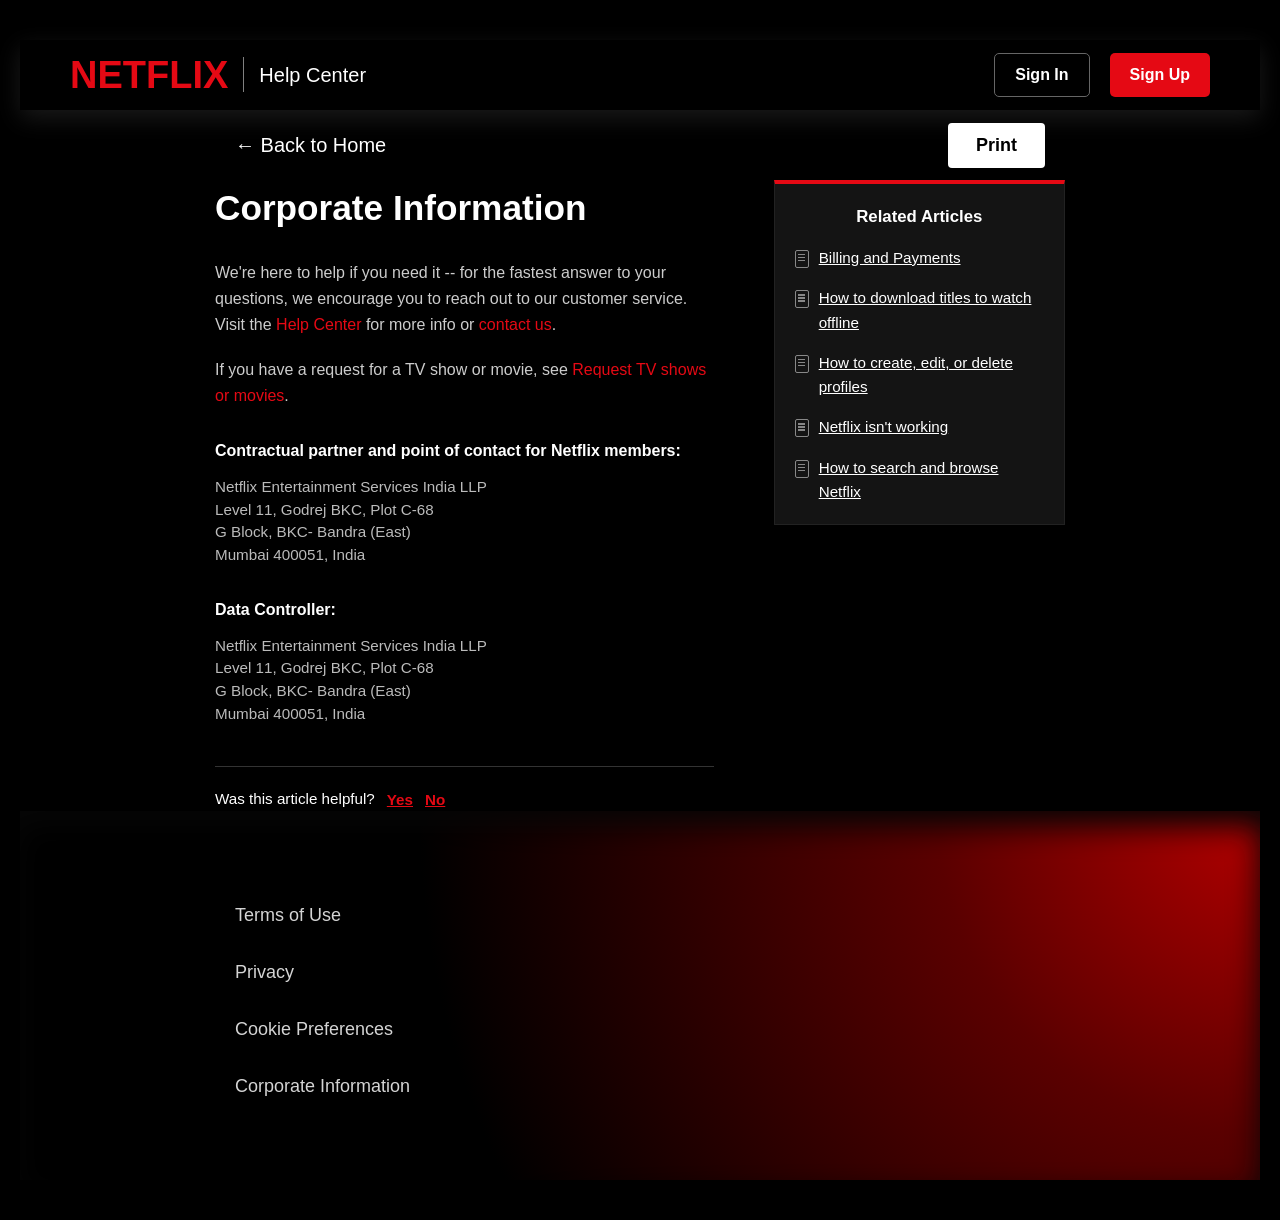
<file: Contact Page/corporate.html>
<!DOCTYPE html>
<html lang="en">
<head>
    <meta charset="UTF-8">
    <meta name="viewport" content="width=device-width, initial-scale=1.0">
    <title>Corporate Information - Dark Theme</title>
    <link rel="stylesheet" href="contact.css">
    <script src="contact.js"></script>
    <style>
        /* ==========================================
           CSS STYLES (DARK THEME)
           ========================================== */
        
        /* Base Resets */
        * {
            margin: 0;
            padding: 0;
            box-sizing: border-box;
        }

        body {
            font-family: -apple-system, BlinkMacSystemFont, "Segoe UI", Roboto, Helvetica, Arial, sans-serif;
            color: #ffffff; /* White text */
            line-height: 1.6;
            background-color: #000000; /* Black background */
            padding: 40px 20px;
        }

        /* Layout Container */
        .container {
            max-width: 1100px;
            margin: 0 auto;
            display: flex;
            gap: 60px;
        }

        /* Main Content Styles */
        .main-content {
            flex: 2;
        }

        h1 {
            font-size: 2.2rem;
            font-weight: 800;
            margin-bottom: 24px;
            color: #ffffff;
        }

        p {
            font-size: 1rem;
            margin-bottom: 20px;
            color: #cccccc; /* Slightly muted white for better readability */
        }

        .red-link {
            color: #e50914; /* Brand Red */
            text-decoration: none;
        }

        .red-link:hover {
            text-decoration: underline;
        }

        .info-section {
            margin-top: 30px;
        }

        .info-section h3 {
            font-size: 1rem;
            font-weight: 700;
            margin-bottom: 12px;
            color: #ffffff;
        }

        address {
            font-style: normal;
            font-size: 0.95rem;
            color: #bbbbbb;
            line-height: 1.5;
        }

        .divider {
            border: 0;
            border-top: 1px solid #333333; /* Darker divider line */
            margin: 40px 0 20px 0;
        }

        /* Feedback Interactive Elements */
        .feedback-container {
            font-size: 0.95rem;
            display: flex;
            align-items: center;
            gap: 12px;
        }

        .feedback-btn {
            background: none;
            border: none;
            color: #e50914; /* Red Buttons */
            text-decoration: underline;
            cursor: pointer;
            font-size: 0.95rem;
            padding: 0;
            font-weight: 600;
        }

        .feedback-btn:hover {
            color: #ff333f; /* Lighter red on hover */
        }

        .feedback-msg {
            font-size: 0.9rem;
            color: #4caf50; /* Clean green for success message */
            margin-left: 10px;
            font-weight: 500;
        }

        /* Sidebar Styles */
        .sidebar {
            flex: 1;
            max-width: 320px;
            border-top: 4px solid #e50914;
            border-left: 1px solid #222222;
            border-right: 1px solid #222222;
            border-bottom: 1px solid #222222;
            padding: 20px;
            background-color: #141414; /* Dark gray for sidebar panel depth */
            align-self: flex-start;
        }

        .sidebar-title {
            font-size: 1.05rem;
            font-weight: 700;
            margin-bottom: 15px;
            color: #ffffff;
        }

        .article-list {
            list-style: none;
        }

        .article-list li {
            display: flex;
            align-items: flex-start;
            gap: 10px;
            margin-bottom: 16px;
            font-size: 0.95rem;
        }

        .article-list li:last-child {
            margin-bottom: 0;
        }

        /* Simplified Document Icon in Dark Mode */
        .article-list .icon {
            display: inline-block;
            width: 14px;
            height: 18px;
            border: 1.5px solid #888888;
            border-radius: 2px;
            position: relative;
            margin-top: 4px;
            flex-shrink: 0;
        }
        
        .article-list .icon::before {
            content: '';
            position: absolute;
            top: 3px;
            left: 2px;
            width: 7px;
            height: 1.5px;
            background-color: #888888;
            box-shadow: 0 3px 0 #888888, 0 6px 0 #888888;
        }

        .article-list a {
            color: #ffffff;
            text-decoration: underline;
        }

        .article-list a:hover {
            color: #e50914;
        }

        /* Responsive Breakpoint */
        @media (max-width: 768px) {
            .container {
                flex-direction: column;
                gap: 40px;
            }
            .sidebar {
                max-width: 100%;
                width: 100%;
            }
        }
    </style>
</head>
<body>
    <style>
        

        @media(max-width:768px){

            .netflix{
                font-size:22px;
            }

            .helpcenter{
                font-size:14px;
            }

            .top-bar{
                padding:20px;
            }

            .content{
                padding:0 20px 40px;
            }

            .content h1{
                font-size:28px;
            }

            .content h2{
                font-size:18px;
            }

            .content p{
                font-size:16px;
            }

            .print-btn{
                padding:10px 20px;
                font-size:15px;
            }

            .back-btn{
                font-size:16px;
            }
        }
    </style>
</head>

<body>

   <!-- HEADER -->
    <div style="
background:black;
height:70px;
box-shadow:0 8px 25px rgba(255,255,255,0.10), 0 2px 12px rgba(0,0,0,0.6);
">

        <div style="
    width:100%;
    height:70px;
    display:flex;
    justify-content:space-between;
    align-items:center;
    padding:0 50px;
    box-sizing:border-box;
    margin:0;
">

            <div style="display:flex;align-items:center;gap:15px;">

                <div class="netflix" style="
            color:#e50914;
            font-size:38px;
            font-weight:bold;">
                    NETFLIX
                </div>

                <div style="
            width:1px;
            height:35px;
            background:gray;">
                </div>

                <div class="helpcenter" style="
            color:white;
            font-size:20px;">
                    Help Center
                </div>

            </div>

            <div id="desktopButtons" style="display:flex;gap:20px;">

                <button style="
    background:black;
    color:white;
    border:1px solid #666;
    padding:12px 20px;
    border-radius:5px;
    font-size:16px;
    font-weight:bold;
    cursor:pointer;" onmouseover="this.style.border='1px solid white'" onmouseout="this.style.border='1px solid #666'">
                    Sign In
                </button>

                <button style="
    background:#e50914;
    color:white;
    border:none;
    padding:12px 20px;
    border-radius:5px;
    font-size:16px;
    font-weight:bold;
    cursor:pointer;" onmouseover="this.style.opacity='0.7'" onmouseout="this.style.opacity='1'">
                    Sign Up
                </button>


            </div>
            <i id="menuIcon" class="fa-solid fa-bars" onclick="toggleMenu()" style="
display:none;
color:white;
font-size:25px;
cursor:pointer;
"></i>
            <div id="mobileMenu" style="
display:none;
position:absolute;
top:50px;
right:0;
width:140px;
background:#e5e5e5;
padding:15px;
border-radius:3px;
box-shadow:0 2px 8px rgba(0,0,0,.3);
z-index:1000;
">

                <div onmouseover="this.style.textDecoration='underline'" onmouseout="this.style.textDecoration='none'"
                    style="
    padding:10px 0;
    font-size:18px;
    color:black;
    cursor:pointer;
    ">
                    <a>Sign In</a>
                </div>

                <div onmouseover="this.style.textDecoration='underline'" onmouseout="this.style.textDecoration='none'"
                    style="
    padding:10px 0;
    font-size:18px;
    color:black;
    cursor:pointer;
    ">
                    <a>Sign Up</a>
                </div>

            </div>
            

        </div>

    </div>
        <style>
.menu-item{
    padding:10px 0;
    font-size:18px;
}

.menu-item a{
    color:black;
    text-decoration:none;
}

.menu-item a:hover{
    text-decoration:underline;
}
</style>



    <body> <div class="top-bar" style="max-width:850px; margin:auto; height:70px; display:flex; justify-content:space-between; align-items:center; padding:0 20px;"> <a href="contact.html" class="back-btn"> ← Back to Home </a> 
        <button class="print-btn" onclick="window.print()"> Print </button> </div>
    <main class="container" style="max-width: 850px;">
        <!-- Main Content Area -->
        <section class="main-content">
            <h1>Corporate Information</h1>
            
            <p>We're here to help if you need it -- for the fastest answer to your questions, we encourage you to reach out to our customer service. Visit the <a href="#" class="red-link">Help Center</a> for more info or <a href="#" class="red-link">contact us</a>.</p>
            
            <p>If you have a request for a TV show or movie, see <a href="#" class="red-link">Request TV shows or movies</a>.</p>
            
            <div class="info-section">
                <h3>Contractual partner and point of contact for Netflix members:</h3>
                <address>
                    Netflix Entertainment Services India LLP<br>
                    Level 11, Godrej BKC, Plot C-68<br>
                    G Block, BKC- Bandra (East)<br>
                    Mumbai 400051, India
                </address>
            </div>
            
            <div class="info-section">
                <h3>Data Controller:</h3>
                <address>
                    Netflix Entertainment Services India LLP<br>
                    Level 11, Godrej BKC, Plot C-68<br>
                    G Block, BKC- Bandra (East)<br>
                    Mumbai 400051, India
                </address>
            </div>
            
            <hr class="divider">
            
            <!-- Feedback Section -->
            <div class="feedback-container">
                <span>Was this article helpful?</span>
                <button class="feedback-btn" onclick="handleFeedback('Yes')">Yes</button>
                <button class="feedback-btn" onclick="handleFeedback('No')">No</button>
                <span id="feedback-message" class="feedback-msg"></span>
            </div>
        </section>

        <!-- Sidebar / Related Articles -->
        <aside class="sidebar">
            <h2 class="sidebar-title">Related Articles</h2>
            <ul class="article-list">
                <li>
                    <span class="icon"></span>
                    <a href="#">Billing and Payments</a>
                </li>
                <li>
                    <span class="icon"></span>
                    <a href="#">How to download titles to watch offline</a>
                </li>
                <li>
                    <span class="icon"></span>
                    <a href="#">How to create, edit, or delete profiles</a>
                </li>
                <li>
                    <span class="icon"></span>
                    <a href="#">Netflix isn't working</a>
                </li>
                <li>
                    <span class="icon"></span>
                    <a href="#">How to search and browse Netflix</a>
                </li>
            </ul>
        </aside>
    </main>

    <!-- ==========================================
         JAVASCRIPT LOGIC
         ========================================== -->
    <script>
        function handleFeedback(answer) {
            const messageElement = document.getElementById('feedback-message');
            
            if (answer === 'Yes') {
                messageElement.textContent = "Thank you for your feedback!";
            } else {
                messageElement.textContent = "Thank you. We will work to improve this article.";
            }
            
            // Disable buttons after user choice
            const buttons = document.querySelectorAll('.feedback-btn');
            buttons.forEach(btn => {
                btn.style.pointerEvents = 'none';
                btn.style.color = '#555555'; /* Muted color when disabled */
                btn.style.textDecoration = 'none';
            });
        }
    </script>
    <footer>

        <div class="footer-inner">

            <a href="Terms of use.html">Terms of Use</a>
            <a href="privacy.html">Privacy</a>
            <a href="cookie preferences.html">Cookie Preferences</a>
            <a href="corporate.html">Corporate Information</a>

        </div>

    </footer>
</body>
</html>
</file>
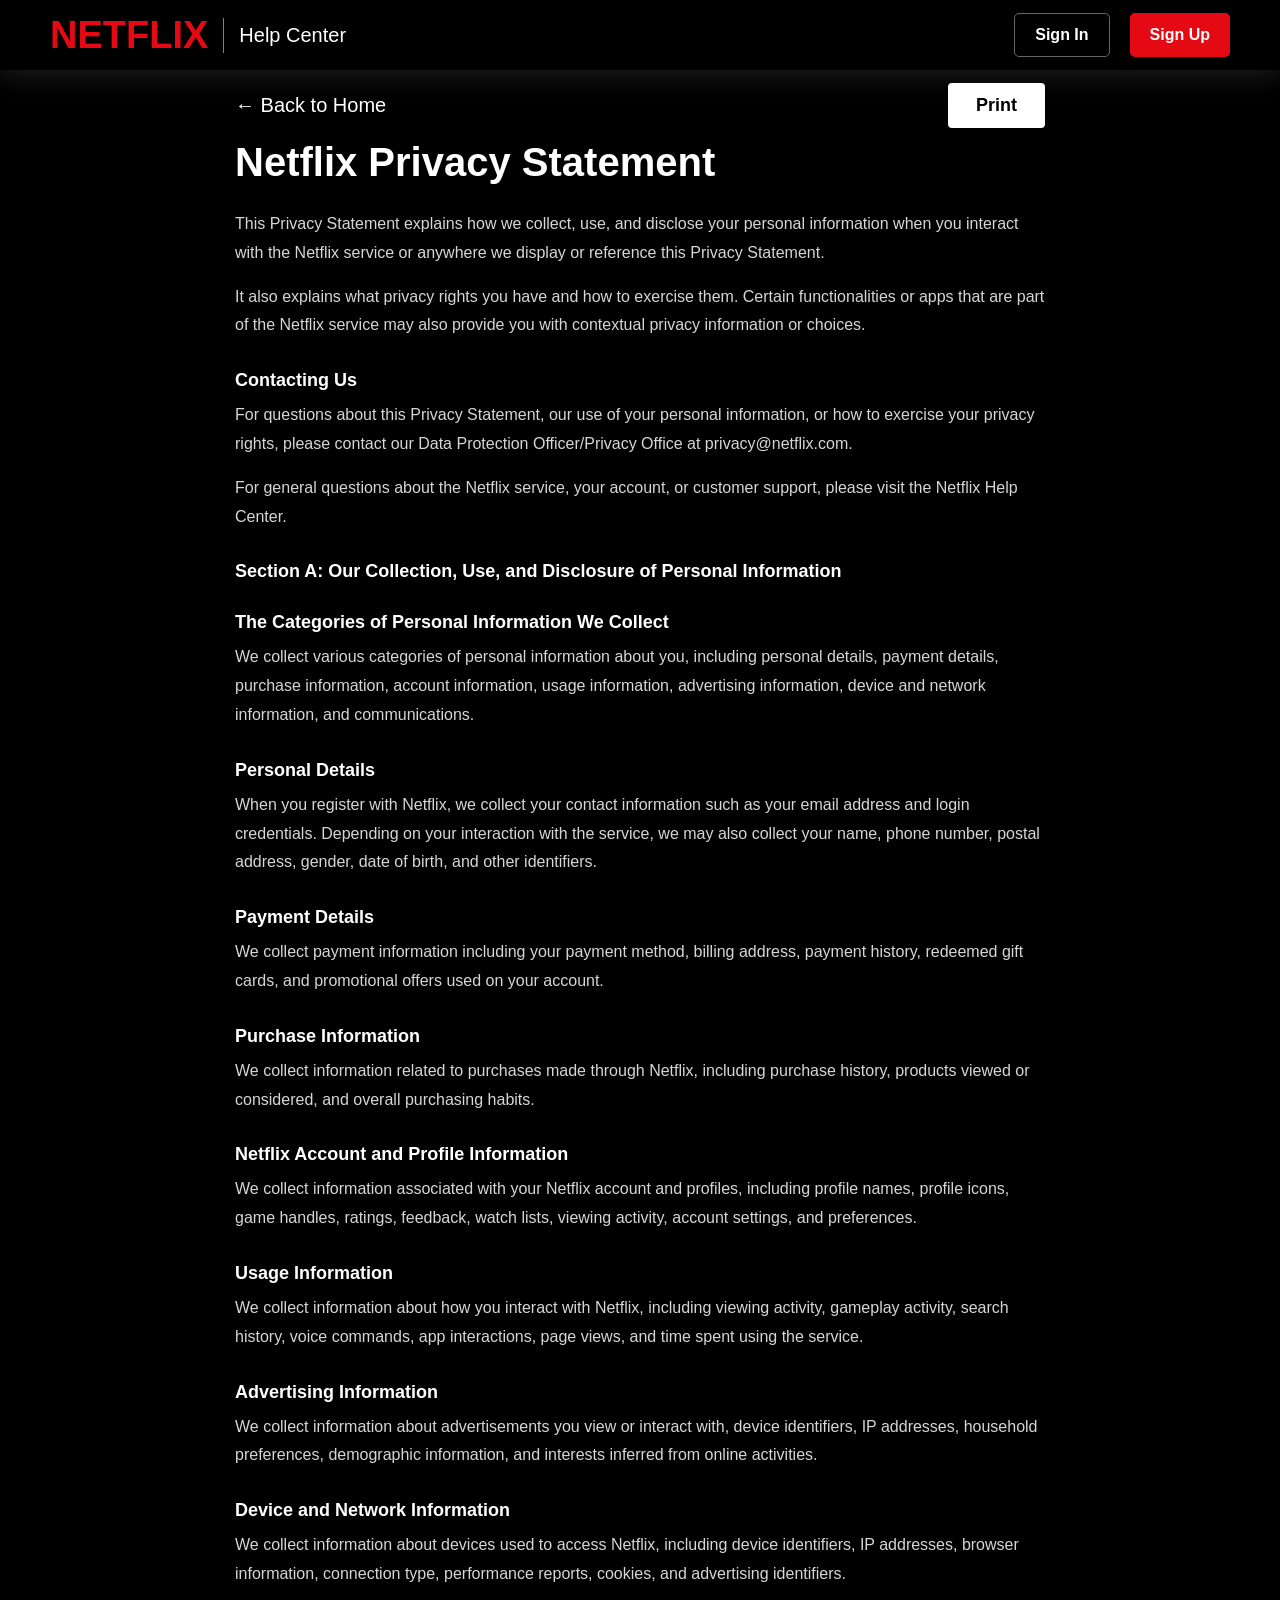
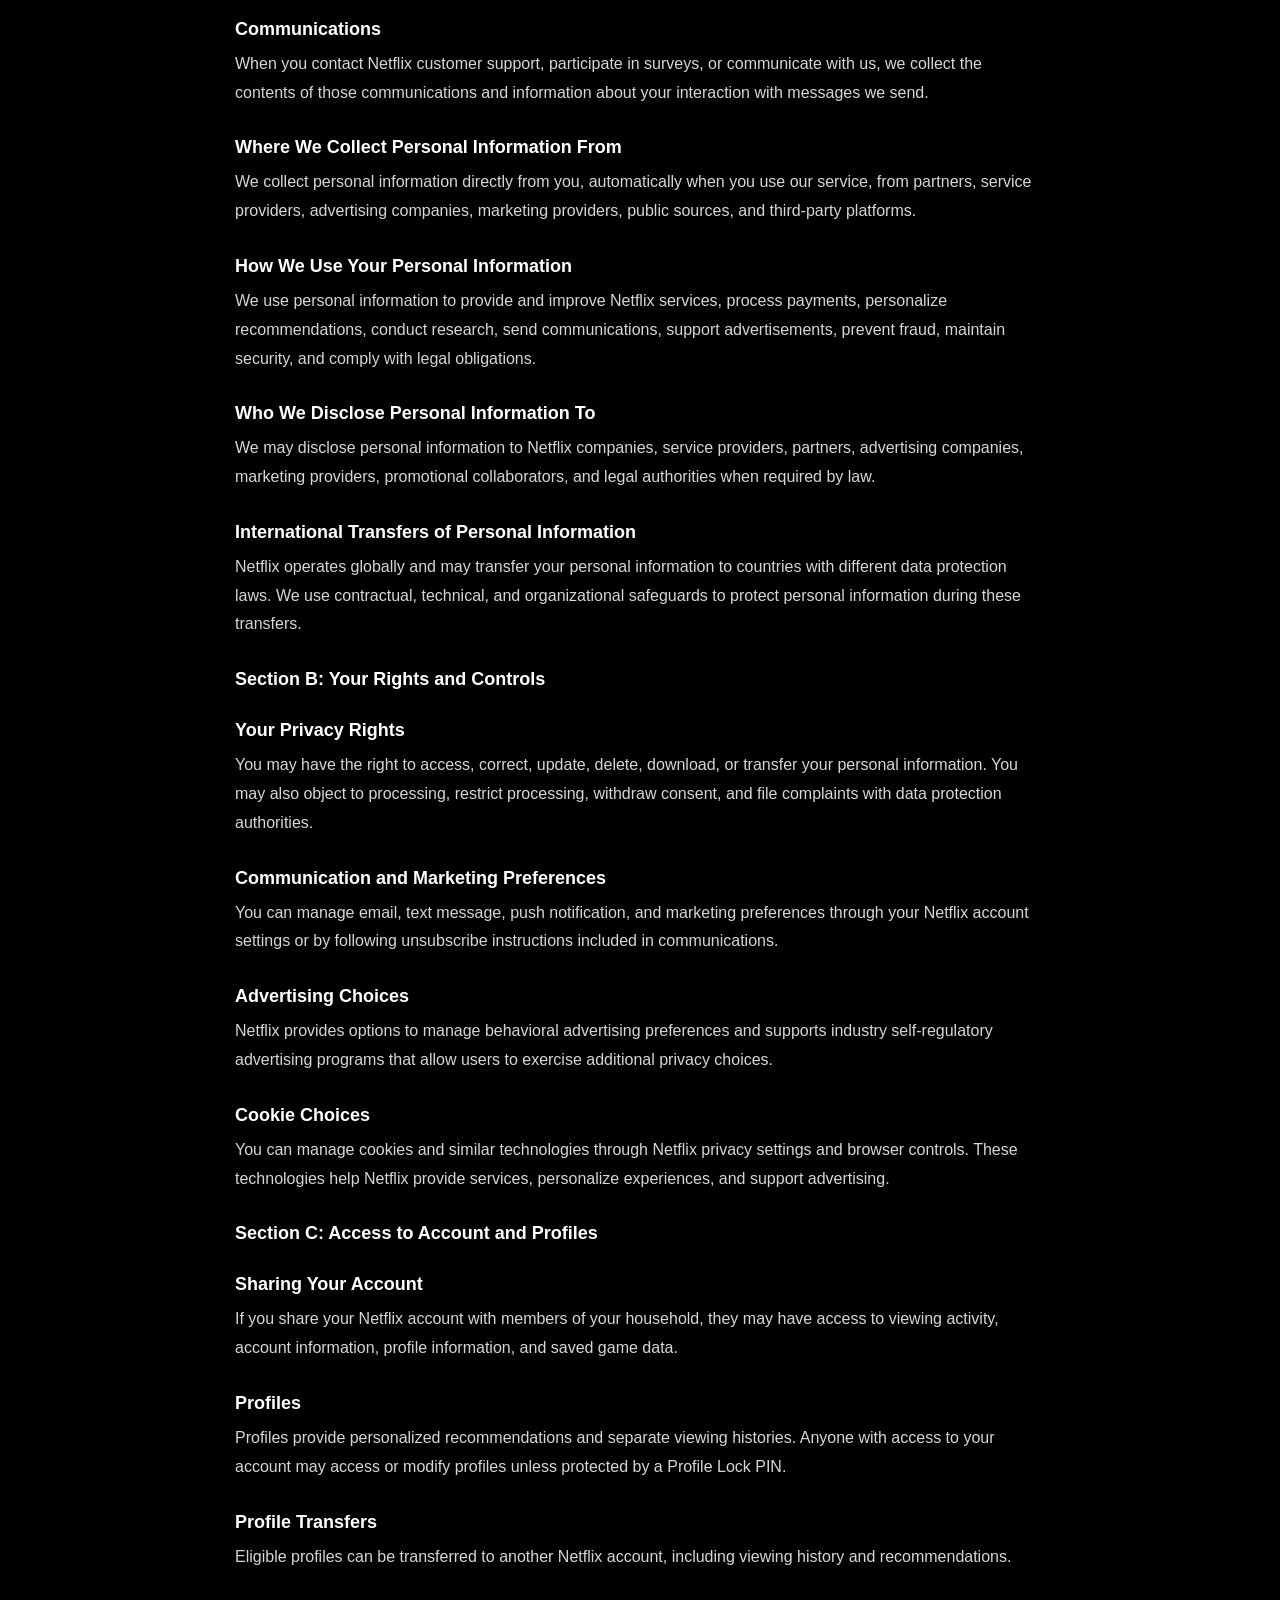
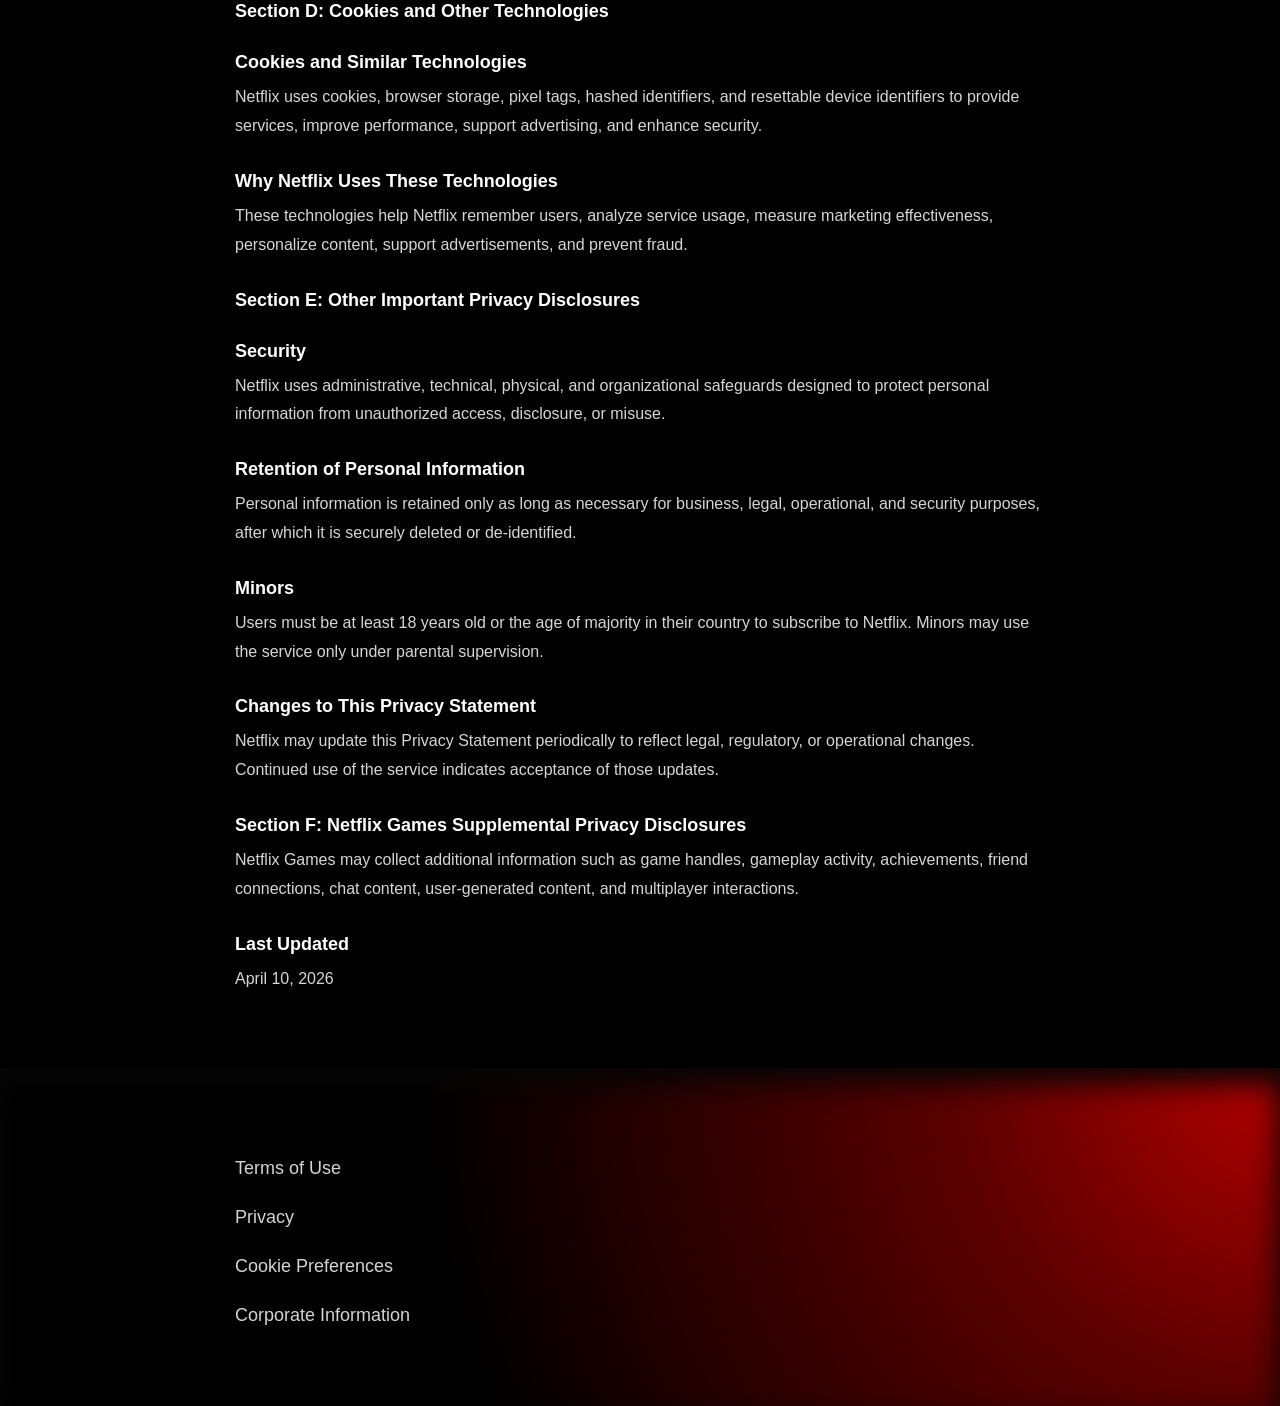
<file: Contact Page/privacy.html>
<!DOCTYPE html>
<html lang="en">

<head>
    <meta charset="UTF-8">
    <meta name="viewport" content="width=device-width, initial-scale=1.0">
    <title>Netflix Terms of Use</title>
    <link rel="stylesheet" href="contact.css">
    <style src="contact.js"></style>

    <link rel="stylesheet" href="https://cdnjs.cloudflare.com/ajax/libs/font-awesome/6.5.2/css/all.min.css">

    <style>
        

        @media(max-width:768px) {

            .netflix {
                font-size: 22px;
            }

            .helpcenter {
                font-size: 14px;
            }

            .top-bar {
                padding: 20px;
            }

            .content {
                padding: 0 20px 40px;
            }

            .content h1 {
                font-size: 28px;
            }

            .content h2 {
                font-size: 18px;
            }

            .content p {
                font-size: 16px;
            }

            .print-btn {
                padding: 10px 20px;
                font-size: 15px;
            }

            .back-btn {
                font-size: 16px;
            }
        }
    </style>
</head>

<body>

   <!-- HEADER -->
    <div style="
background:black;
height:70px;
box-shadow:0 8px 25px rgba(255,255,255,0.10), 0 2px 12px rgba(0,0,0,0.6);
">

        <div style="
    width:100%;
    height:70px;
    display:flex;
    justify-content:space-between;
    align-items:center;
    padding:0 50px;
    box-sizing:border-box;
    margin:0;
">

            <div style="display:flex;align-items:center;gap:15px;">

                <div class="netflix" style="
            color:#e50914;
            font-size:38px;
            font-weight:bold;">
                    NETFLIX
                </div>

                <div style="
            width:1px;
            height:35px;
            background:gray;">
                </div>

                <div class="helpcenter" style="
            color:white;
            font-size:20px;">
                    Help Center
                </div>

            </div>

            <div id="desktopButtons" style="display:flex;gap:20px;">

                <button style="
    background:black;
    color:white;
    border:1px solid #666;
    padding:12px 20px;
    border-radius:5px;
    font-size:16px;
    font-weight:bold;
    cursor:pointer;" onmouseover="this.style.border='1px solid white'" onmouseout="this.style.border='1px solid #666'">
                    Sign In
                </button>

                <button style="
    background:#e50914;
    color:white;
    border:none;
    padding:12px 20px;
    border-radius:5px;
    font-size:16px;
    font-weight:bold;
    cursor:pointer;" onmouseover="this.style.opacity='0.7'" onmouseout="this.style.opacity='1'">
                    Sign Up
                </button>


            </div>
            <i id="menuIcon" class="fa-solid fa-bars" onclick="toggleMenu()" style="
display:none;
color:white;
font-size:25px;
cursor:pointer;
"></i>
            <div id="mobileMenu" style="
display:none;
position:absolute;
top:50px;
right:0;
width:140px;
background:#e5e5e5;
padding:15px;
border-radius:3px;
box-shadow:0 2px 8px rgba(0,0,0,.3);
z-index:1000;
">

                <div onmouseover="this.style.textDecoration='underline'" onmouseout="this.style.textDecoration='none'"
                    style="
    padding:10px 0;
    font-size:18px;
    color:black;
    cursor:pointer;
    ">
                    <a>Sign In</a>
                </div>

                <div onmouseover="this.style.textDecoration='underline'" onmouseout="this.style.textDecoration='none'"
                    style="
    padding:10px 0;
    font-size:18px;
    color:black;
    cursor:pointer;
    ">
                    <a>Sign Up</a>
                </div>

            </div>
            

        </div>

    </div>
        <style>
.menu-item{
    padding:10px 0;
    font-size:18px;
}

.menu-item a{
    color:black;
    text-decoration:none;
}

.menu-item a:hover{
    text-decoration:underline;
}
</style>



    <body> <div class="top-bar" style="max-width:850px; margin:auto; height:70px; display:flex; justify-content:space-between; align-items:center; padding:0 20px;"> <a href="contact.html" class="back-btn"> ← Back to Home </a> 
        <button class="print-btn" onclick="window.print()"> Print </button> </div>

    <!-- CONTENT -->
    <div class="content">

        <h1>Netflix Privacy Statement</h1>

        <p>
            This Privacy Statement explains how we collect, use, and disclose your personal information when you
            interact with the Netflix service or anywhere we display or reference this Privacy Statement.
        </p>

        <p>
            It also explains what privacy rights you have and how to exercise them. Certain functionalities or apps that
            are part of the Netflix service may also provide you with contextual privacy information or choices.
        </p>

        <h2>Contacting Us</h2>

        <p>
            For questions about this Privacy Statement, our use of your personal information, or how to exercise your
            privacy rights, please contact our Data Protection Officer/Privacy Office at privacy@netflix.com.
        </p>

        <p>
            For general questions about the Netflix service, your account, or customer support, please visit the Netflix
            Help Center.
        </p>

        <h2>Section A: Our Collection, Use, and Disclosure of Personal Information</h2>

        <h2>The Categories of Personal Information We Collect</h2>

        <p>
            We collect various categories of personal information about you, including personal details, payment
            details, purchase information, account information, usage information, advertising information, device and
            network information, and communications.
        </p>

        <h2>Personal Details</h2>

        <p>
            When you register with Netflix, we collect your contact information such as your email address and login
            credentials. Depending on your interaction with the service, we may also collect your name, phone number,
            postal address, gender, date of birth, and other identifiers.
        </p>

        <h2>Payment Details</h2>

        <p>
            We collect payment information including your payment method, billing address, payment history, redeemed
            gift cards, and promotional offers used on your account.
        </p>

        <h2>Purchase Information</h2>

        <p>
            We collect information related to purchases made through Netflix, including purchase history, products
            viewed or considered, and overall purchasing habits.
        </p>

        <h2>Netflix Account and Profile Information</h2>

        <p>
            We collect information associated with your Netflix account and profiles, including profile names, profile
            icons, game handles, ratings, feedback, watch lists, viewing activity, account settings, and preferences.
        </p>

        <h2>Usage Information</h2>

        <p>
            We collect information about how you interact with Netflix, including viewing activity, gameplay activity,
            search history, voice commands, app interactions, page views, and time spent using the service.
        </p>

        <h2>Advertising Information</h2>

        <p>
            We collect information about advertisements you view or interact with, device identifiers, IP addresses,
            household preferences, demographic information, and interests inferred from online activities.
        </p>

        <h2>Device and Network Information</h2>

        <p>
            We collect information about devices used to access Netflix, including device identifiers, IP addresses,
            browser information, connection type, performance reports, cookies, and advertising identifiers.
        </p>

        <h2>Communications</h2>

        <p>
            When you contact Netflix customer support, participate in surveys, or communicate with us, we collect the
            contents of those communications and information about your interaction with messages we send.
        </p>

        <h2>Where We Collect Personal Information From</h2>

        <p>
            We collect personal information directly from you, automatically when you use our service, from partners,
            service providers, advertising companies, marketing providers, public sources, and third-party platforms.
        </p>

        <h2>How We Use Your Personal Information</h2>

        <p>
            We use personal information to provide and improve Netflix services, process payments, personalize
            recommendations, conduct research, send communications, support advertisements, prevent fraud, maintain
            security, and comply with legal obligations.
        </p>

        <h2>Who We Disclose Personal Information To</h2>

        <p>
            We may disclose personal information to Netflix companies, service providers, partners, advertising
            companies, marketing providers, promotional collaborators, and legal authorities when required by law.
        </p>

        <h2>International Transfers of Personal Information</h2>

        <p>
            Netflix operates globally and may transfer your personal information to countries with different data
            protection laws. We use contractual, technical, and organizational safeguards to protect personal
            information during these transfers.
        </p>

        <h2>Section B: Your Rights and Controls</h2>

        <h2>Your Privacy Rights</h2>

        <p>
            You may have the right to access, correct, update, delete, download, or transfer your personal information.
            You may also object to processing, restrict processing, withdraw consent, and file complaints with data
            protection authorities.
        </p>

        <h2>Communication and Marketing Preferences</h2>

        <p>
            You can manage email, text message, push notification, and marketing preferences through your Netflix
            account settings or by following unsubscribe instructions included in communications.
        </p>

        <h2>Advertising Choices</h2>

        <p>
            Netflix provides options to manage behavioral advertising preferences and supports industry self-regulatory
            advertising programs that allow users to exercise additional privacy choices.
        </p>

        <h2>Cookie Choices</h2>

        <p>
            You can manage cookies and similar technologies through Netflix privacy settings and browser controls. These
            technologies help Netflix provide services, personalize experiences, and support advertising.
        </p>

        <h2>Section C: Access to Account and Profiles</h2>

        <h2>Sharing Your Account</h2>

        <p>
            If you share your Netflix account with members of your household, they may have access to viewing activity,
            account information, profile information, and saved game data.
        </p>

        <h2>Profiles</h2>

        <p>
            Profiles provide personalized recommendations and separate viewing histories. Anyone with access to your
            account may access or modify profiles unless protected by a Profile Lock PIN.
        </p>

        <h2>Profile Transfers</h2>

        <p>
            Eligible profiles can be transferred to another Netflix account, including viewing history and
            recommendations.
        </p>

        <h2>Section D: Cookies and Other Technologies</h2>

        <h2>Cookies and Similar Technologies</h2>

        <p>
            Netflix uses cookies, browser storage, pixel tags, hashed identifiers, and resettable device identifiers to
            provide services, improve performance, support advertising, and enhance security.
        </p>

        <h2>Why Netflix Uses These Technologies</h2>

        <p>
            These technologies help Netflix remember users, analyze service usage, measure marketing effectiveness,
            personalize content, support advertisements, and prevent fraud.
        </p>

        <h2>Section E: Other Important Privacy Disclosures</h2>

        <h2>Security</h2>

        <p>
            Netflix uses administrative, technical, physical, and organizational safeguards designed to protect personal
            information from unauthorized access, disclosure, or misuse.
        </p>

        <h2>Retention of Personal Information</h2>

        <p>
            Personal information is retained only as long as necessary for business, legal, operational, and security
            purposes, after which it is securely deleted or de-identified.
        </p>

        <h2>Minors</h2>

        <p>
            Users must be at least 18 years old or the age of majority in their country to subscribe to Netflix. Minors
            may use the service only under parental supervision.
        </p>

        <h2>Changes to This Privacy Statement</h2>

        <p>
            Netflix may update this Privacy Statement periodically to reflect legal, regulatory, or operational changes.
            Continued use of the service indicates acceptance of those updates.
        </p>

        <h2>Section F: Netflix Games Supplemental Privacy Disclosures</h2>

        <p>
            Netflix Games may collect additional information such as game handles, gameplay activity, achievements,
            friend connections, chat content, user-generated content, and multiplayer interactions.
        </p>

        <h2>Last Updated</h2>

        <p>
            April 10, 2026
        </p>

    </div>

    <!-- FOOTER -->
    <footer>

        <div class="footer-inner">

            <a href="Terms of use.html">Terms of Use</a>
            <a href="privacy.html">Privacy</a>
            <a href="cookie preferences.html">Cookie Preferences</a>
            <a href="corporate.html">Corporate Information</a>

        </div>

    </footer>

</body>

</html>
</file>
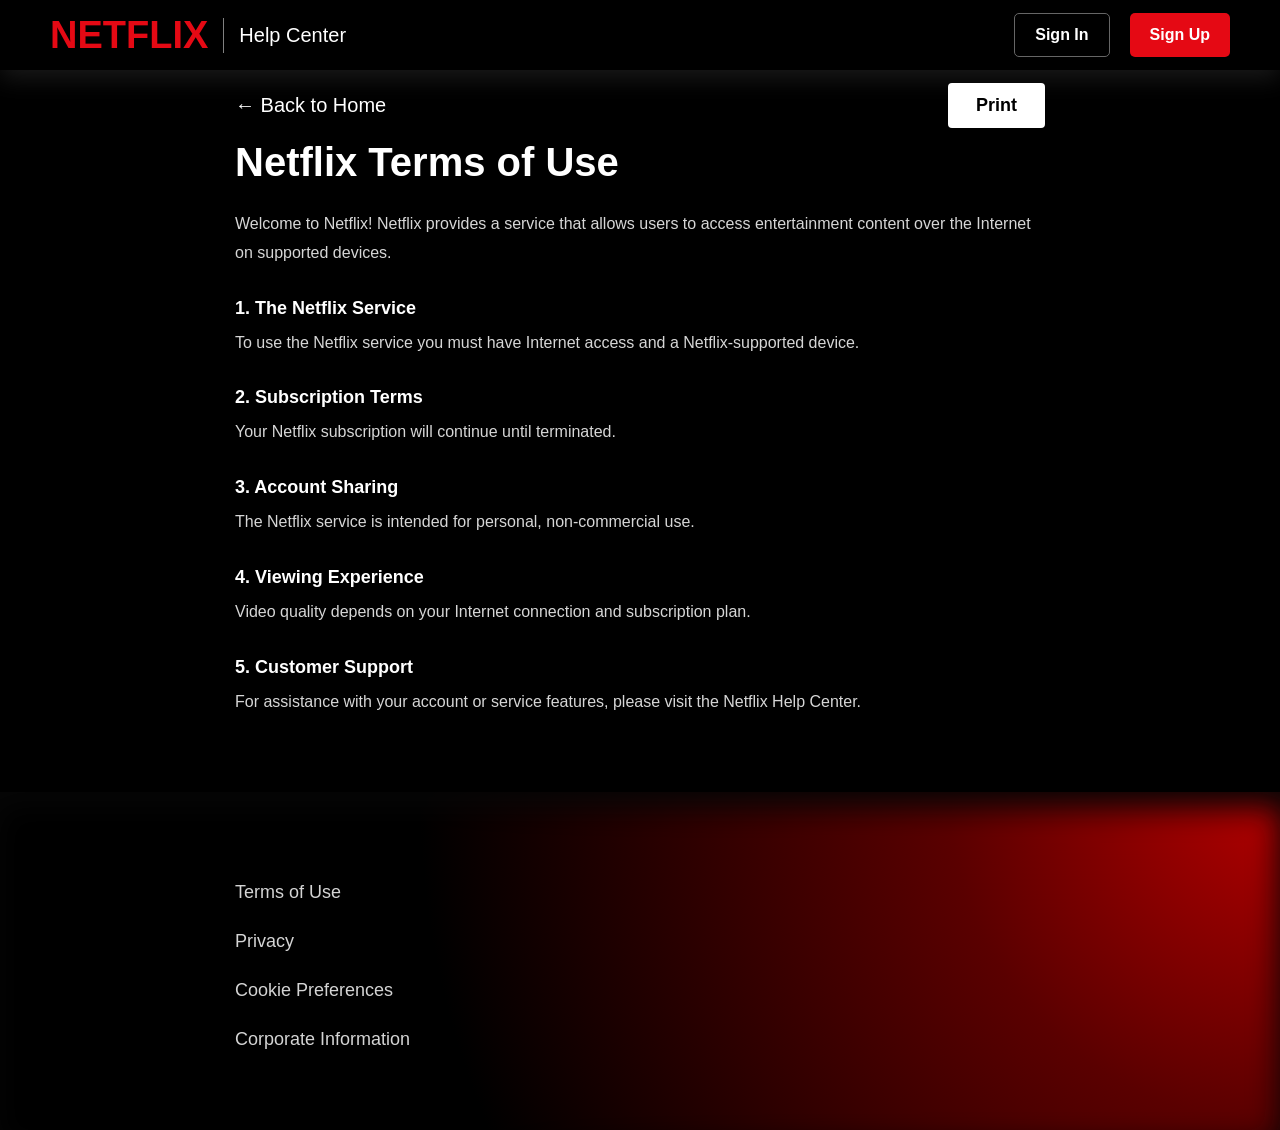
<file: Contact Page/Terms of use.html>
<!DOCTYPE html>
<html lang="en">

<head>
    <meta charset="UTF-8">
    <meta name="viewport" content="width=device-width, initial-scale=1.0">
    <title>Netflix Terms of Use</title>

    <link rel="stylesheet" href="https://cdnjs.cloudflare.com/ajax/libs/font-awesome/6.5.2/css/all.min.css">
    <link rel="stylesheet" href="contact.css">
    <style src="contact.js"></style>

    <style>
        

        @media(max-width:768px){

            .netflix{
                font-size:22px;
            }

            .helpcenter{
                font-size:14px;
            }

            .top-bar{
                padding:20px;
            }

            .content{
                padding:0 20px 40px;
            }

            .content h1{
                font-size:28px;
            }

            .content h2{
                font-size:18px;
            }

            .content p{
                font-size:16px;
            }

            .print-btn{
                padding:10px 20px;
                font-size:15px;
            }

            .back-btn{
                font-size:16px;
            }
        }
    </style>
</head>

<body>

    <!-- HEADER -->
    <div style="
background:black;
height:70px;
box-shadow:0 8px 25px rgba(255,255,255,0.10), 0 2px 12px rgba(0,0,0,0.6);
">

        <div style="
    width:100%;
    height:70px;
    display:flex;
    justify-content:space-between;
    align-items:center;
    padding:0 50px;
    box-sizing:border-box;
    margin:0;
">

            <div style="display:flex;align-items:center;gap:15px;">

                <div class="netflix" style="
            color:#e50914;
            font-size:38px;
            font-weight:bold;">
                    NETFLIX
                </div>

                <div style="
            width:1px;
            height:35px;
            background:gray;">
                </div>

                <div class="helpcenter" style="
            color:white;
            font-size:20px;">
                    Help Center
                </div>

            </div>

            <div id="desktopButtons" style="display:flex;gap:20px;">

                <button style="
    background:black;
    color:white;
    border:1px solid #666;
    padding:12px 20px;
    border-radius:5px;
    font-size:16px;
    font-weight:bold;
    cursor:pointer;" onmouseover="this.style.border='1px solid white'" onmouseout="this.style.border='1px solid #666'">
                    Sign In
                </button>

                <button style="
    background:#e50914;
    color:white;
    border:none;
    padding:12px 20px;
    border-radius:5px;
    font-size:16px;
    font-weight:bold;
    cursor:pointer;" onmouseover="this.style.opacity='0.7'" onmouseout="this.style.opacity='1'">
                    Sign Up
                </button>


            </div>
            <i id="menuIcon" class="fa-solid fa-bars" onclick="toggleMenu()" style="
display:none;
color:white;
font-size:25px;
cursor:pointer;
"></i>
            <div id="mobileMenu" style="
display:none;
position:absolute;
top:50px;
right:0;
width:140px;
background:#e5e5e5;
padding:15px;
border-radius:3px;
box-shadow:0 2px 8px rgba(0,0,0,.3);
z-index:1000;
">

                <div onmouseover="this.style.textDecoration='underline'" onmouseout="this.style.textDecoration='none'"
                    style="
    padding:10px 0;
    font-size:18px;
    color:black;
    cursor:pointer;
    ">
                    <a>Sign In</a>
                </div>

                <div onmouseover="this.style.textDecoration='underline'" onmouseout="this.style.textDecoration='none'"
                    style="
    padding:10px 0;
    font-size:18px;
    color:black;
    cursor:pointer;
    ">
                    <a>Sign Up</a>
                </div>

            </div>
            

        </div>

    </div>
        <style>
.menu-item{
    padding:10px 0;
    font-size:18px;
}

.menu-item a{
    color:black;
    text-decoration:none;
}

.menu-item a:hover{
    text-decoration:underline;
}
</style>




    </div style="
    width:100%;
    height:70px;
    display:flex;
    justify-content:space-between;
    align-items:center;
    padding:0 50px;
    box-sizing:border-box;
">
    <body> 
        <div class="top-bar"  style="
    width:100%;
    height:70px;
    display:flex;
    justify-content:space-between;
    align-items:center;
    padding:0 20px;
    box-sizing:border-box;"><a href="contact.html" class="back-btn"> ← Back to Home </a> 
        <button class="print-btn" onclick="window.print()"> Print </button>
     </div>

    <!-- CONTENT -->
    
    <div class="content">

        <h1>Netflix Terms of Use</h1>

        <p>Welcome to Netflix! Netflix provides a service that allows users to access entertainment content over the Internet on supported devices.</p>

        <h2>1. The Netflix Service</h2>

        <p>To use the Netflix service you must have Internet access and a Netflix-supported device.</p>

        <h2>2. Subscription Terms</h2>

        <p>Your Netflix subscription will continue until terminated.</p>

        <h2>3. Account Sharing</h2>

        <p>The Netflix service is intended for personal, non-commercial use.</p>

        <h2>4. Viewing Experience</h2>

        <p>Video quality depends on your Internet connection and subscription plan.</p>

        <h2>5. Customer Support</h2>

        <p>For assistance with your account or service features, please visit the Netflix Help Center.</p>

    </div>

    <!-- FOOTER -->
<footer>

        <div class="footer-inner">

            <a href="Terms of use.html">Terms of Use</a>
            <a href="privacy.html">Privacy</a>
            <a href="cookie preferences.html">Cookie Preferences</a>
            <a href="corporate.html">Corporate Information</a>

        </div>

    </footer>

</body>
</html>
</file>
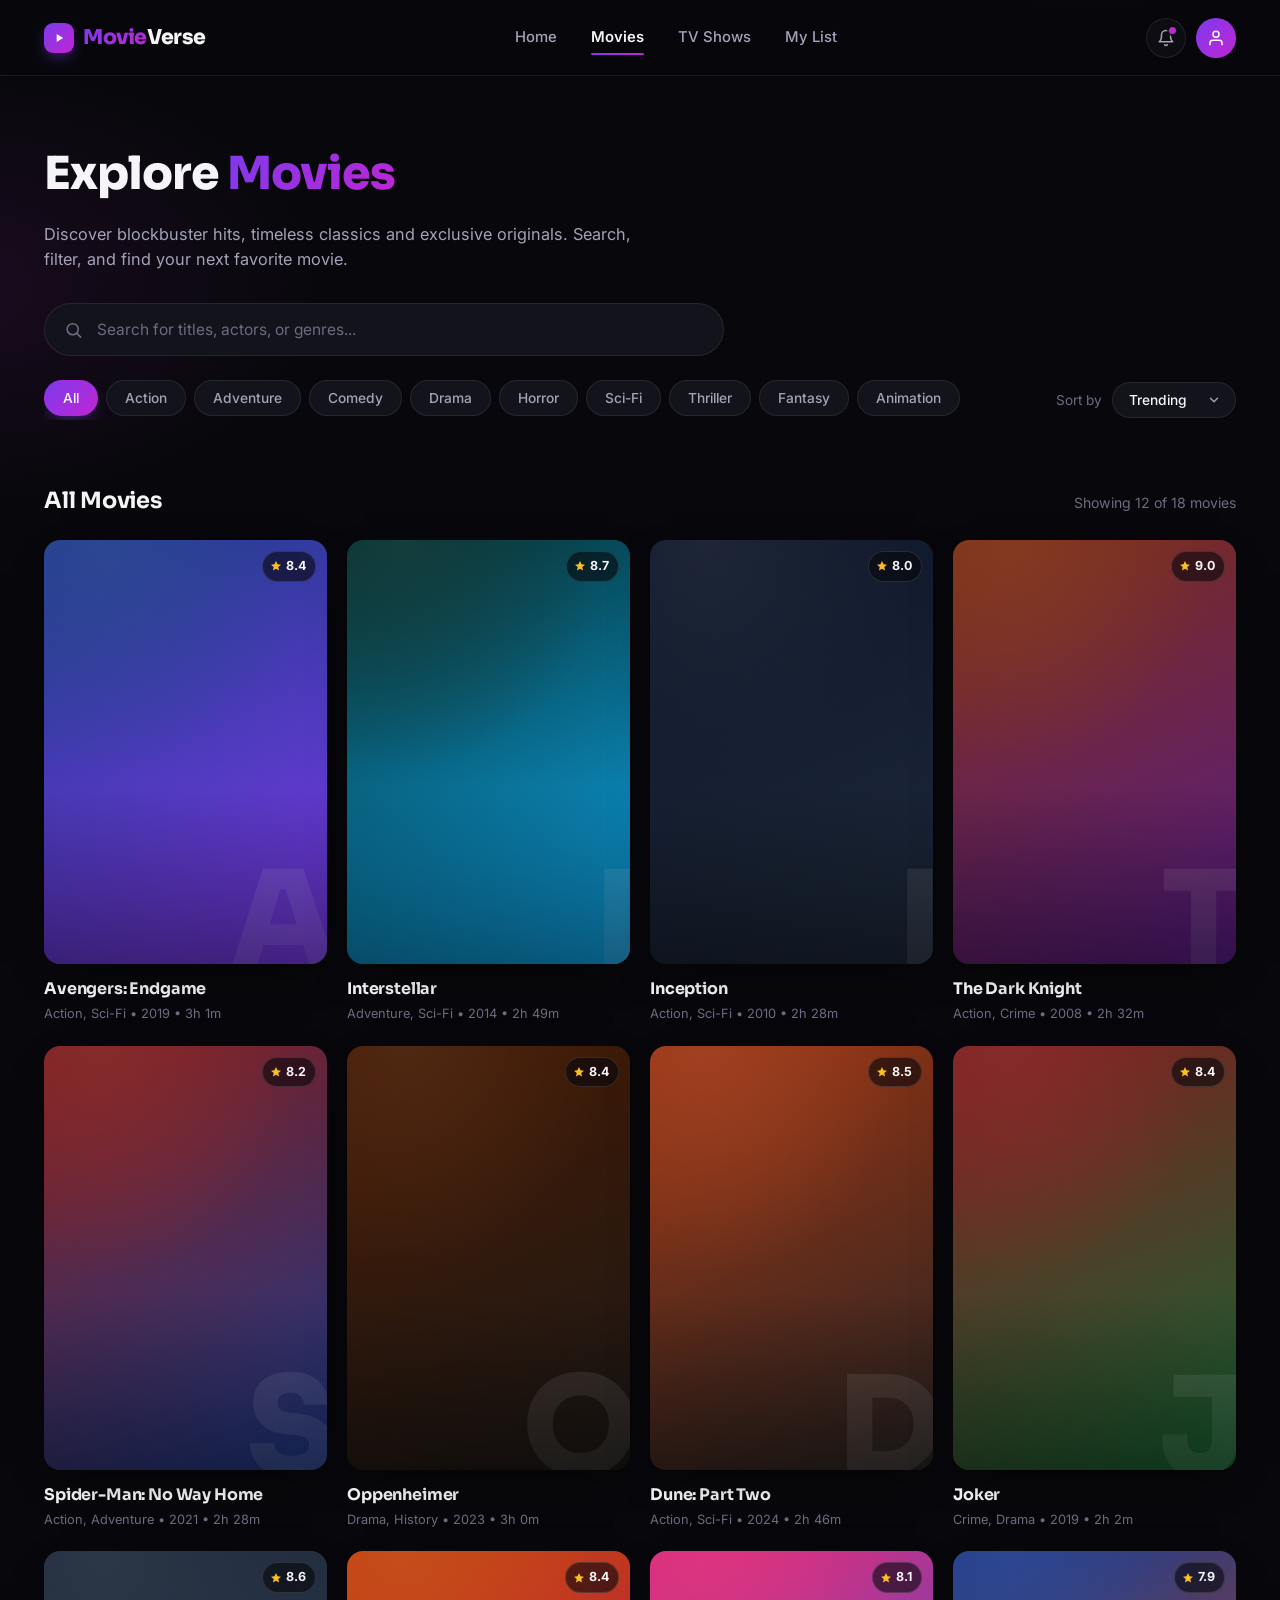
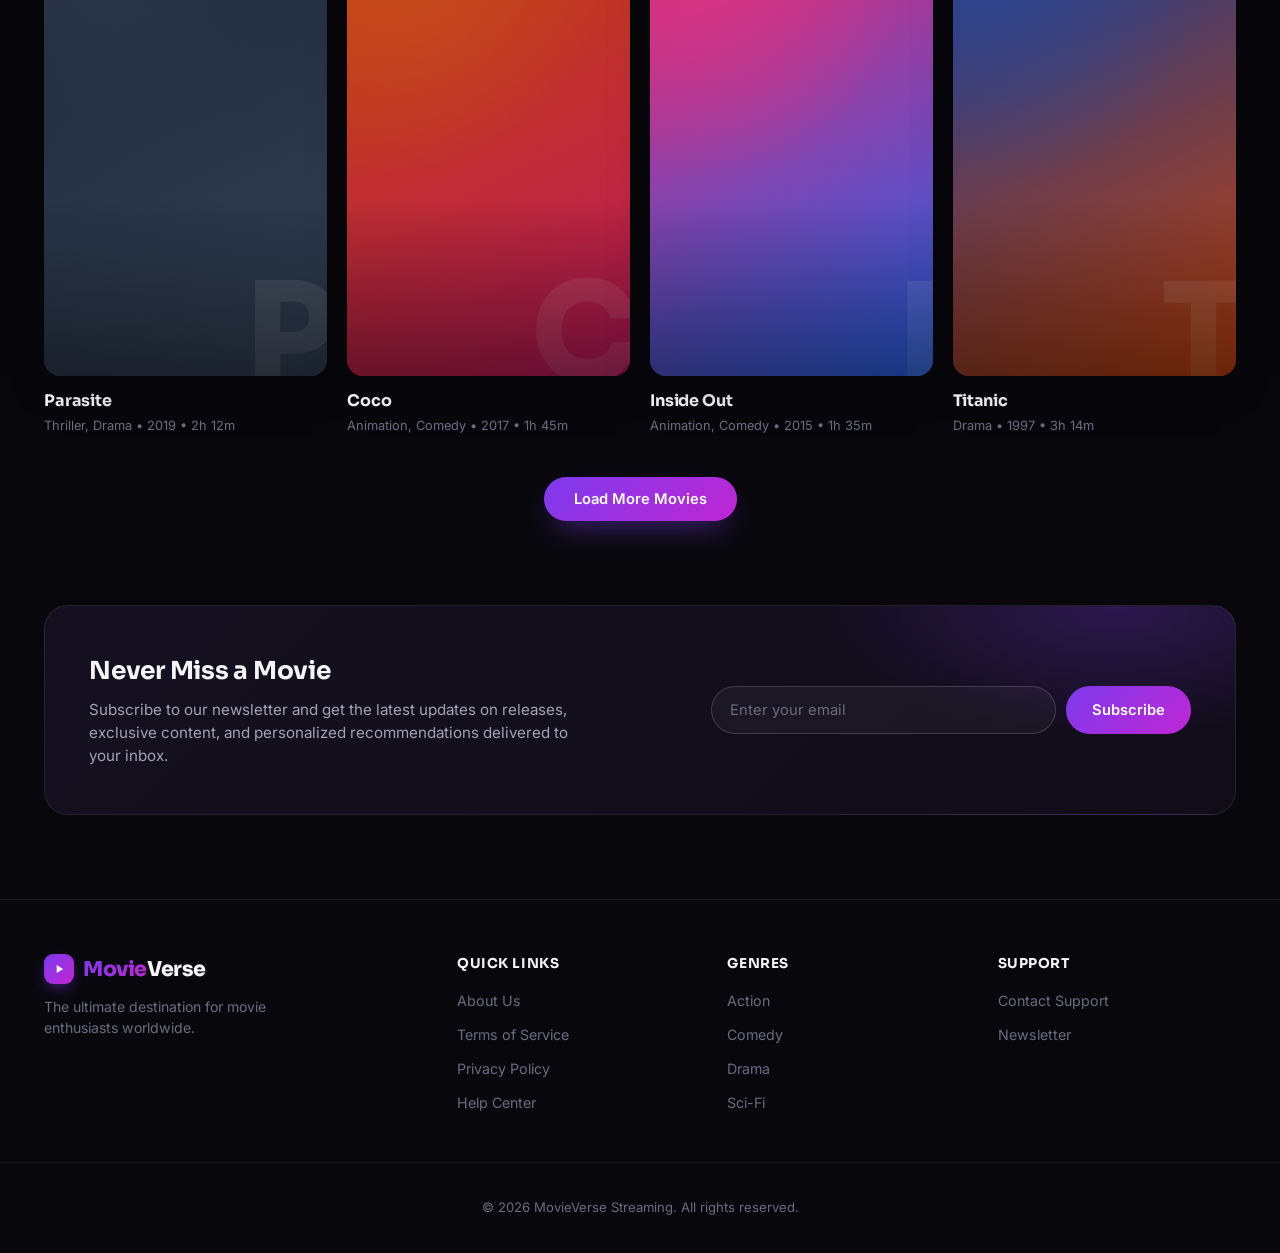
<file: Movies Page/movies.html>
<!DOCTYPE html>
<html lang="en">
<head>
<meta charset="UTF-8">
<meta name="viewport" content="width=device-width, initial-scale=1.0">
<title>MovieVerse — Explore Movies</title>
<meta name="description" content="Discover blockbuster hits, timeless classics and exclusive originals on MovieVerse.">
<link rel="icon" href="data:image/svg+xml,%3Csvg xmlns='http://www.w3.org/2000/svg' viewBox='0 0 32 32'%3E%3Crect width='32' height='32' rx='8' fill='%238b5cf6'/%3E%3Cpath d='M11 9l12 7-12 7V9z' fill='white'/%3E%3C/svg%3E">
<link rel="preconnect" href="https://fonts.googleapis.com">
<link rel="preconnect" href="https://fonts.gstatic.com" crossorigin>
<link href="https://fonts.googleapis.com/css2?family=Sora:wght@400;600;700;800&family=Inter:wght@400;500;600;700&display=swap" rel="stylesheet">
<style>
  :root{
    --bg:#08080c;
    --bg-soft:#0d0d14;
    --header-bg:rgba(8,8,12,0.78);
    --card-bg:#13131c;
    --card-bg-hover:#191925;
    --border:rgba(255,255,255,0.08);
    --border-strong:rgba(255,255,255,0.16);
    --text:#f5f5f8;
    --text-dim:#a3a3b8;
    --text-faint:#6b6b82;
    --accent-1:#7c3aed;
    --accent-2:#c026d3;
    --accent-solid:#8b5cf6;
    --accent-grad:linear-gradient(135deg,var(--accent-1) 0%,var(--accent-2) 100%);
    --gold:#fbbf24;
    --radius-xl:24px;
    --radius-lg:16px;
    --radius-md:12px;
    --radius-pill:999px;
    --shadow-card:0 16px 40px -16px rgba(0,0,0,0.65);
    --shadow-pop:0 20px 50px -12px rgba(124,58,237,0.35);
    --font-display:'Sora',sans-serif;
    --font-body:'Inter',sans-serif;
    --ease:cubic-bezier(.22,.61,.36,1);
    --header-h:76px;
  }

  *{box-sizing:border-box;}
  html{scroll-behavior:smooth;}
  body{
    margin:0;
    background:
      radial-gradient(900px 500px at 85% -10%, rgba(124,58,237,0.16), transparent 60%),
      radial-gradient(700px 400px at -5% 10%, rgba(192,38,211,0.10), transparent 55%),
      var(--bg);
    color:var(--text);
    font-family:var(--font-body);
    -webkit-font-smoothing:antialiased;
    line-height:1.5;
  }
  img,svg{display:block;}
  a{color:inherit;text-decoration:none;}
  button,input,select{font-family:inherit;color:inherit;}
  ul{list-style:none;margin:0;padding:0;}
  h1,h2,h3,h4{font-family:var(--font-display);margin:0;}
  .container{
    width:100%;
    max-width:1240px;
    margin-inline:auto;
    padding-inline:24px;
  }
  .grad-text{
    background:var(--accent-grad);
    -webkit-background-clip:text;
    background-clip:text;
    color:transparent;
  }
  :focus-visible{
    outline:2px solid var(--accent-solid);
    outline-offset:3px;
    border-radius:6px;
  }
  @media (prefers-reduced-motion: reduce){
    *{animation-duration:0.001ms !important; transition-duration:0.001ms !important; scroll-behavior:auto !important;}
  }

  /* ---------- Header ---------- */
  .site-header{
    position:sticky;
    top:0;
    z-index:100;
    height:var(--header-h);
    display:flex;
    align-items:center;
    background:var(--header-bg);
    backdrop-filter:blur(14px) saturate(140%);
    border-bottom:1px solid var(--border);
  }
  .header-inner{
    display:flex;
    align-items:center;
    justify-content:space-between;
    gap:24px;
  }
  .logo{
    display:flex;
    align-items:center;
    gap:9px;
    font-family:var(--font-display);
    font-weight:800;
    font-size:1.28rem;
    letter-spacing:-0.02em;
    flex-shrink:0;
  }
  .logo-mark{
    width:30px;height:30px;
    border-radius:9px;
    background:var(--accent-grad);
    display:flex;align-items:center;justify-content:center;
    box-shadow:0 6px 16px -4px rgba(124,58,237,0.6);
  }
  .logo-mark svg{width:14px;height:14px;}
  .logo span.brand-rest{color:var(--text);}
  .logo .brand-movie{ -webkit-background-clip:text;background-clip:text;}

  .main-nav{display:flex;align-items:center;gap:6px;}
  .nav-link{
    position:relative;
    padding:9px 14px;
    border-radius:var(--radius-pill);
    font-size:0.93rem;
    font-weight:500;
    color:var(--text-dim);
    transition:color .2s var(--ease), background .2s var(--ease);
  }
  .nav-link:hover{color:var(--text);background:rgba(255,255,255,0.05);}
  .nav-link.active{color:var(--text);font-weight:600;}
  .nav-link.active::after{
    content:"";
    position:absolute;
    left:14px;right:14px;bottom:3px;
    height:2px;
    background:var(--accent-grad);
    border-radius:2px;
  }

  .header-actions{display:flex;align-items:center;gap:10px;flex-shrink:0;}
  .icon-btn{
    position:relative;
    width:40px;height:40px;
    border-radius:50%;
    border:1px solid var(--border);
    background:rgba(255,255,255,0.03);
    display:flex;align-items:center;justify-content:center;
    cursor:pointer;
    transition:background .2s var(--ease), border-color .2s var(--ease), transform .15s var(--ease);
  }
  .icon-btn:hover{background:rgba(255,255,255,0.08);border-color:var(--border-strong);transform:translateY(-1px);}
  .icon-btn svg{width:18px;height:18px;stroke:var(--text-dim);}
  .icon-btn .dot{
    position:absolute;top:8px;right:9px;
    width:7px;height:7px;border-radius:50%;
    background:var(--accent-2);
    box-shadow:0 0 0 2px var(--header-bg);
  }
  .avatar-btn{background:var(--accent-grad);border:none;}
  .avatar-btn svg{stroke:white;}

  .menu-toggle{
    display:none;
    width:40px;height:40px;
    border-radius:10px;
    border:1px solid var(--border);
    background:rgba(255,255,255,0.03);
    align-items:center;justify-content:center;
    cursor:pointer;
  }
  .menu-toggle svg{width:19px;height:19px;stroke:var(--text);}

  /* ---------- Hero ---------- */
  .hero{padding:64px 24px 36px;text-align:left;}
  .hero h1{
    font-size:clamp(2rem, 4.4vw, 2.85rem);
    font-weight:800;
    letter-spacing:-0.02em;
    margin-bottom:14px;
  }
  .hero-sub{
    color:var(--text-dim);
    font-size:1.02rem;
    max-width:620px;
    margin:0 0 32px;
  }

  .search-wrap{
    position:relative;
    max-width:680px;
    margin-bottom:24px;
  }
  .search-wrap svg{
    position:absolute;
    left:20px;top:50%;
    transform:translateY(-50%);
    width:19px;height:19px;
    stroke:var(--text-faint);
    pointer-events:none;
  }
  .search-wrap input{
    width:100%;
    padding:16px 20px 16px 52px;
    border-radius:var(--radius-pill);
    border:1px solid var(--border);
    background:var(--card-bg);
    color:var(--text);
    font-size:0.97rem;
    transition:border-color .2s var(--ease), background .2s var(--ease);
  }
  .search-wrap input::placeholder{color:var(--text-faint);}
  .search-wrap input:focus{
    border-color:var(--accent-solid);
    background:var(--card-bg-hover);
    outline:none;
  }

  .filters-row{
    display:flex;
    align-items:center;
    justify-content:space-between;
    gap:16px;
    flex-wrap:wrap;
  }
  .genre-pills{
    display:flex;
    gap:8px;
    overflow-x:auto;
    padding-bottom:4px;
    flex:1 1 auto;
    min-width:0;
    scrollbar-width:none;
  }
  .genre-pills::-webkit-scrollbar{display:none;}
  .pill{
    flex-shrink:0;
    padding:9px 18px;
    border-radius:var(--radius-pill);
    border:1px solid var(--border);
    background:var(--card-bg);
    color:var(--text-dim);
    font-size:0.86rem;
    font-weight:500;
    cursor:pointer;
    white-space:nowrap;
    transition:background .2s var(--ease), color .2s var(--ease), border-color .2s var(--ease), transform .15s var(--ease);
  }
  .pill:hover{color:var(--text);border-color:var(--border-strong);transform:translateY(-1px);}
  .pill.active{
    background:var(--accent-grad);
    border-color:transparent;
    color:white;
    box-shadow:0 8px 20px -8px rgba(124,58,237,0.7);
  }

  .sort-wrap{
    display:flex;
    align-items:center;
    gap:10px;
    flex-shrink:0;
  }
  .sort-label{font-size:0.85rem;color:var(--text-faint);white-space:nowrap;}
  .sort-wrap select{
    appearance:none;
    -webkit-appearance:none;
    padding:9px 38px 9px 16px;
    border-radius:var(--radius-pill);
    border:1px solid var(--border);
    background:
      url("data:image/svg+xml,%3Csvg xmlns='http://www.w3.org/2000/svg' width='14' height='14' viewBox='0 0 24 24' fill='none' stroke='%23a3a3b8' stroke-width='2.4' stroke-linecap='round' stroke-linejoin='round'%3E%3Cpolyline points='6 9 12 15 18 9'%3E%3C/polyline%3E%3C/svg%3E") no-repeat right 14px center,
      var(--card-bg);
    color:var(--text);
    font-size:0.86rem;
    font-weight:500;
    cursor:pointer;
  }
  .sort-wrap select:focus{outline:none;border-color:var(--accent-solid);}

  /* ---------- Movies ---------- */
  .movies{padding:28px 24px 12px;}
  .movies-head{
    display:flex;
    align-items:baseline;
    justify-content:space-between;
    margin-bottom:22px;
    gap:12px;
  }
  .movies-head h2{font-size:1.4rem;font-weight:700;letter-spacing:-0.01em;}
  .movies-count{color:var(--text-faint);font-size:0.88rem;}

  .movies-grid{
    display:grid;
    grid-template-columns:repeat(4, 1fr);
    gap:22px 20px;
  }

  .movie-card{
    opacity:0;
    transform:translateY(14px);
    animation:cardIn .5s var(--ease) forwards;
    cursor:pointer;
  }
  @keyframes cardIn{to{opacity:1;transform:translateY(0);}}

  .poster{
    position:relative;
    aspect-ratio:2/3;
    border-radius:var(--radius-lg);
    overflow:hidden;
    background:
      radial-gradient(120% 90% at 20% 0%, color-mix(in srgb, var(--c1) 80%, white 6%), transparent 60%),
      linear-gradient(155deg, var(--c1) 0%, var(--c2) 100%);
    box-shadow:var(--shadow-card);
    transition:transform .35s var(--ease), box-shadow .35s var(--ease);
  }
  .movie-card:hover .poster{
    transform:translateY(-6px) scale(1.015);
    box-shadow:0 24px 50px -14px rgba(0,0,0,0.7), 0 0 0 1px rgba(255,255,255,0.08) inset;
  }
  .poster::before{
    content:"";
    position:absolute;inset:0;
    background-image:radial-gradient(rgba(255,255,255,0.5) 0.5px, transparent 0.5px);
    background-size:5px 5px;
    opacity:0.05;
    mix-blend-mode:overlay;
  }
  .poster-letter{
    position:absolute;
    right:-10px;bottom:-26px;
    font-family:var(--font-display);
    font-weight:800;
    font-size:8.5rem;
    line-height:1;
    color:rgba(255,255,255,0.10);
    user-select:none;
    pointer-events:none;
  }
  .poster-scrim{
    position:absolute;
    inset:0;
    background:linear-gradient(to top, rgba(0,0,0,0.45) 0%, transparent 42%);
  }
  .rating-badge{
    position:absolute;
    top:11px;right:11px;
    display:flex;
    align-items:center;
    gap:4px;
    padding:5px 9px 5px 7px;
    border-radius:var(--radius-pill);
    background:rgba(8,8,12,0.6);
    backdrop-filter:blur(6px);
    font-size:0.78rem;
    font-weight:700;
    border:1px solid rgba(255,255,255,0.12);
  }
  .rating-badge svg{width:12px;height:12px;fill:var(--gold);stroke:none;}

  .movie-title{
    margin-top:13px;
    font-size:1rem;
    font-weight:700;
    letter-spacing:-0.01em;
    white-space:nowrap;
    overflow:hidden;
    text-overflow:ellipsis;
  }
  .movie-meta{
    margin:3px 0 0;
    font-size:0.8rem;
    color:var(--text-faint);
    white-space:nowrap;
    overflow:hidden;
    text-overflow:ellipsis;
  }

  .empty-state{
    text-align:center;
    color:var(--text-faint);
    padding:60px 20px;
    font-size:0.95rem;
  }

  .load-more-wrap{
    display:flex;
    justify-content:center;
    margin:42px 0 8px;
  }
  .btn-primary{
    padding:13px 30px;
    border-radius:var(--radius-pill);
    border:none;
    background:var(--accent-grad);
    color:white;
    font-size:0.92rem;
    font-weight:600;
    cursor:pointer;
    box-shadow:0 14px 30px -10px rgba(124,58,237,0.55);
    transition:transform .2s var(--ease), box-shadow .2s var(--ease), opacity .2s var(--ease);
  }
  .btn-primary:hover{transform:translateY(-2px);box-shadow:0 18px 36px -10px rgba(124,58,237,0.7);}
  .btn-primary:disabled{opacity:0.45;cursor:default;transform:none;box-shadow:none;}

  /* ---------- Newsletter ---------- */
  .newsletter-wrap{padding:64px 24px;}
  .newsletter{
    position:relative;
    overflow:hidden;
    border-radius:var(--radius-xl);
    border:1px solid var(--border);
    background:
      radial-gradient(500px 220px at 90% 0%, rgba(124,58,237,0.25), transparent 60%),
      linear-gradient(135deg, #14101f, #100c18);
    padding:46px 44px;
    display:flex;
    align-items:center;
    justify-content:space-between;
    gap:36px;
    flex-wrap:wrap;
  }
  .newsletter-text{max-width:480px;}
  .newsletter-text h3{font-size:1.55rem;font-weight:700;margin-bottom:10px;letter-spacing:-0.01em;}
  .newsletter-text p{color:var(--text-dim);font-size:0.95rem;margin:0;}
  .newsletter-form{
    display:flex;
    gap:10px;
    flex:1 1 380px;
    max-width:480px;
  }
  .newsletter-form input{
    flex:1;
    min-width:0;
    padding:14px 18px;
    border-radius:var(--radius-pill);
    border:1px solid var(--border-strong);
    background:rgba(255,255,255,0.04);
    color:var(--text);
    font-size:0.92rem;
  }
  .newsletter-form input::placeholder{color:var(--text-faint);}
  .newsletter-form input:focus{outline:none;border-color:var(--accent-solid);}
  .newsletter-form button{
    flex-shrink:0;
    padding:14px 26px;
    border-radius:var(--radius-pill);
    border:none;
    background:var(--accent-grad);
    color:white;
    font-weight:600;
    font-size:0.92rem;
    cursor:pointer;
    transition:transform .2s var(--ease), opacity .2s var(--ease);
  }
  .newsletter-form button:hover{transform:translateY(-2px);}
  .newsletter-success{
    color:#86efac;
    font-size:0.92rem;
    font-weight:600;
  }

  /* ---------- Footer ---------- */
  .site-footer{
    border-top:1px solid var(--border);
    padding-top:54px;
    margin-top:20px;
  }
  .footer-grid{
    display:grid;
    grid-template-columns:1.6fr 1fr 1fr 1fr;
    gap:32px;
    padding-bottom:38px;
  }
  .footer-brand p{
    color:var(--text-faint);
    font-size:0.88rem;
    margin:12px 0 0;
    max-width:280px;
  }
  .footer-col h4{
    font-size:0.85rem;
    font-weight:700;
    text-transform:uppercase;
    letter-spacing:0.04em;
    color:var(--text);
    margin-bottom:14px;
  }
  .footer-col li{margin-bottom:10px;}
  .footer-col a{
    color:var(--text-faint);
    font-size:0.89rem;
    transition:color .2s var(--ease);
  }
  .footer-col a:hover{color:var(--text);}
  .footer-bottom{
    border-top:1px solid var(--border);
    padding:22px 24px;
    text-align:center;
    color:var(--text-faint);
    font-size:0.82rem;
  }
  .footer-bottom strong{color:#86efac;font-weight:600;}

  /* ---------- Responsive ---------- */
  @media (max-width:1080px){
    .movies-grid{grid-template-columns:repeat(3, 1fr);}
  }

  @media (max-width:860px){
    .main-nav{
      position:absolute;
      top:var(--header-h);
      left:0;right:0;
      flex-direction:column;
      align-items:stretch;
      gap:2px;
      background:var(--bg-soft);
      border-bottom:1px solid var(--border);
      padding:10px 24px 18px;
      transform:translateY(-8px);
      opacity:0;
      pointer-events:none;
      transition:transform .22s var(--ease), opacity .22s var(--ease);
    }
    .main-nav.open{transform:translateY(0);opacity:1;pointer-events:auto;}
    .nav-link{padding:12px 14px;}
    .nav-link.active::after{display:none;}
    .nav-link.active{background:rgba(139,92,246,0.12);}
    .menu-toggle{display:flex;}
    .footer-grid{grid-template-columns:1fr 1fr;}
    .footer-brand{grid-column:1 / -1;}
  }

  @media (max-width:680px){
    .hero{padding:40px 20px 28px;}
    .movies{padding:20px 20px 4px;}
    .movies-grid{grid-template-columns:repeat(2, 1fr);gap:16px 14px;}
    .poster-letter{font-size:6rem;}
    .newsletter{padding:32px 24px;flex-direction:column;align-items:flex-start;}
    .newsletter-form{flex:0 0 auto;width:100%;max-width:none;}
    .sort-wrap{width:100%;}
    .sort-wrap select{flex:1;}
    .filters-row{flex-direction:column;align-items:stretch;}
    .footer-grid{grid-template-columns:1fr;gap:26px;}
  }

  @media (max-width:420px){
    .movies-grid{grid-template-columns:repeat(2, 1fr);gap:12px 10px;}
    .movie-title{font-size:0.88rem;}
    .movie-meta{font-size:0.74rem;}
    .header-inner{gap:10px;}
    .icon-btn{width:36px;height:36px;}
  }
</style>
</head>
<body>

<header class="site-header">
  <div class="header-inner container">
    <a href="#" class="logo">
      <span class="logo-mark">
        <svg viewBox="0 0 24 24" fill="white"><path d="M8 5v14l11-7z"/></svg>
      </span>
      <span><span class="brand-movie grad-text">Movie</span><span class="brand-rest">Verse</span></span>
    </a>

    <nav class="main-nav" id="mainNav">
      <a href="#" class="nav-link">Home</a>
      <a href="#" class="nav-link active">Movies</a>
      <a href="#" class="nav-link">TV Shows</a>
      <a href="#" class="nav-link">My List</a>
    </nav>

    <div class="header-actions">
      <button class="icon-btn" aria-label="Notifications">
        <svg viewBox="0 0 24 24" fill="none" stroke-width="2" stroke-linecap="round" stroke-linejoin="round"><path d="M18 8a6 6 0 0 0-12 0c0 7-3 9-3 9h18s-3-2-3-9"/><path d="M13.73 21a2 2 0 0 1-3.46 0"/></svg>
        <span class="dot"></span>
      </button>
      <button class="icon-btn avatar-btn" aria-label="Account">
        <svg viewBox="0 0 24 24" fill="none" stroke-width="2" stroke-linecap="round" stroke-linejoin="round"><path d="M20 21v-2a4 4 0 0 0-4-4H8a4 4 0 0 0-4 4v2"/><circle cx="12" cy="7" r="4"/></svg>
      </button>
      <button class="menu-toggle" id="menuToggle" aria-label="Toggle menu" aria-expanded="false">
        <svg viewBox="0 0 24 24" fill="none" stroke-width="2" stroke-linecap="round" stroke-linejoin="round"><line x1="3" y1="6" x2="21" y2="6"/><line x1="3" y1="12" x2="21" y2="12"/><line x1="3" y1="18" x2="21" y2="18"/></svg>
      </button>
    </div>
  </div>
</header>

<main>
  <section class="hero container">
    <h1>Explore <span class="grad-text">Movies</span></h1>
    <p class="hero-sub">Discover blockbuster hits, timeless classics and exclusive originals. Search, filter, and find your next favorite movie.</p>

    <div class="search-wrap">
      <svg viewBox="0 0 24 24" fill="none" stroke-width="2" stroke-linecap="round" stroke-linejoin="round"><circle cx="11" cy="11" r="7"/><line x1="21" y1="21" x2="16.65" y2="16.65"/></svg>
      <input type="text" id="searchInput" placeholder="Search for titles, actors, or genres..." aria-label="Search movies">
    </div>

    <div class="filters-row">
      <div class="genre-pills" id="genrePills" role="group" aria-label="Filter by genre"></div>
      <div class="sort-wrap">
        <label for="sortSelect" class="sort-label">Sort by</label>
        <select id="sortSelect" aria-label="Sort movies">
          <option value="trending">Trending</option>
          <option value="rating">Top Rated</option>
          <option value="year">Newest</option>
          <option value="title">Title A–Z</option>
        </select>
      </div>
    </div>
  </section>

  <section class="movies container" id="moviesSection">
    <div class="movies-head">
      <h2>All Movies</h2>
      <span class="movies-count" id="moviesCount"></span>
    </div>

    <div class="movies-grid" id="moviesGrid"></div>
    <p class="empty-state" id="emptyState" hidden>No movies match your search. Try a different title or genre.</p>

    <div class="load-more-wrap">
      <button class="btn-primary" id="loadMoreBtn">Load More Movies</button>
    </div>
  </section>

  <section class="newsletter-wrap container">
    <div class="newsletter">
      <div class="newsletter-text">
        <h3>Never Miss a Movie</h3>
        <p>Subscribe to our newsletter and get the latest updates on releases, exclusive content, and personalized recommendations delivered to your inbox.</p>
      </div>
      <form class="newsletter-form" id="newsletterForm">
        <input type="email" id="newsletterEmail" placeholder="Enter your email" required aria-label="Email address">
        <button type="submit">Subscribe</button>
      </form>
    </div>
  </section>
</main>

<footer class="site-footer">
  <div class="container footer-grid">
    <div class="footer-brand">
      <a href="#" class="logo">
        <span class="logo-mark">
          <svg viewBox="0 0 24 24" fill="white"><path d="M8 5v14l11-7z"/></svg>
        </span>
        <span><span class="brand-movie grad-text">Movie</span><span class="brand-rest">Verse</span></span>
      </a>
      <p>The ultimate destination for movie enthusiasts worldwide.</p>
    </div>
    <div class="footer-col">
      <h4>Quick Links</h4>
      <ul>
        <li><a href="#">About Us</a></li>
        <li><a href="#">Terms of Service</a></li>
        <li><a href="#">Privacy Policy</a></li>
        <li><a href="#">Help Center</a></li>
      </ul>
    </div>
    <div class="footer-col">
      <h4>Genres</h4>
      <ul>
        <li><a href="#">Action</a></li>
        <li><a href="#">Comedy</a></li>
        <li><a href="#">Drama</a></li>
        <li><a href="#">Sci-Fi</a></li>
      </ul>
    </div>
    <div class="footer-col">
      <h4>Support</h4>
      <ul>
        <li><a href="#">Contact Support</a></li>
        <li><a href="#">Newsletter</a></li>
      </ul>
    </div>
  </div>
  <div class="footer-bottom">
    <p>© 2026 MovieVerse Streaming. All rights reserved.</p>
  </div>
</footer>

<script>
(function(){
  "use strict";

  /* ---------- Data ---------- */
  const MOVIES = [
    { title:"Avengers: Endgame", genres:["Action","Sci-Fi"], year:2019, duration:"3h 1m", rating:8.4, c1:"#1e3a8a", c2:"#7c3aed" },
    { title:"Interstellar", genres:["Adventure","Sci-Fi"], year:2014, duration:"2h 49m", rating:8.7, c1:"#042f2e", c2:"#0ea5e9" },
    { title:"Inception", genres:["Action","Sci-Fi"], year:2010, duration:"2h 28m", rating:8.0, c1:"#0f172a", c2:"#1e293b" },
    { title:"The Dark Knight", genres:["Action","Crime"], year:2008, duration:"2h 32m", rating:9.0, c1:"#7c2d12", c2:"#581c87" },
    { title:"Spider-Man: No Way Home", genres:["Action","Adventure"], year:2021, duration:"2h 28m", rating:8.2, c1:"#7f1d1d", c2:"#1e3a8a" },
    { title:"Oppenheimer", genres:["Drama","History"], year:2023, duration:"3h 0m", rating:8.4, c1:"#451a03", c2:"#1c1917" },
    { title:"Dune: Part Two", genres:["Action","Sci-Fi"], year:2024, duration:"2h 46m", rating:8.5, c1:"#9a3412", c2:"#292524" },
    { title:"Joker", genres:["Crime","Drama"], year:2019, duration:"2h 2m", rating:8.4, c1:"#7f1d1d", c2:"#166534" },
    { title:"Parasite", genres:["Thriller","Drama"], year:2019, duration:"2h 12m", rating:8.6, c1:"#1e293b", c2:"#334155" },
    { title:"Coco", genres:["Animation","Comedy"], year:2017, duration:"1h 45m", rating:8.4, c1:"#c2410c", c2:"#be185d" },
    { title:"Inside Out", genres:["Animation","Comedy"], year:2015, duration:"1h 35m", rating:8.1, c1:"#db2777", c2:"#2563eb" },
    { title:"Titanic", genres:["Drama"], year:1997, duration:"3h 14m", rating:7.9, c1:"#1e3a8a", c2:"#c2410c" },
    { title:"The Matrix", genres:["Action","Sci-Fi"], year:1999, duration:"2h 16m", rating:8.7, c1:"#052e16", c2:"#14532d" },
    { title:"La La Land", genres:["Comedy","Drama"], year:2016, duration:"2h 8m", rating:8.0, c1:"#581c87", c2:"#ea580c" },
    { title:"Get Out", genres:["Horror","Thriller"], year:2017, duration:"1h 44m", rating:7.7, c1:"#14532d", c2:"#0f172a" },
    { title:"The Conjuring", genres:["Horror","Thriller"], year:2013, duration:"1h 52m", rating:7.5, c1:"#1c1917", c2:"#7f1d1d" },
    { title:"Pirates of the Caribbean", genres:["Adventure","Fantasy"], year:2003, duration:"2h 23m", rating:8.1, c1:"#0c4a6e", c2:"#713f12" },
    { title:"The Hobbit", genres:["Adventure","Fantasy"], year:2012, duration:"2h 49m", rating:7.8, c1:"#14532d", c2:"#713f12" }
  ];

  const GENRES = ["All","Action","Adventure","Comedy","Drama","Horror","Sci-Fi","Thriller","Fantasy","Animation"];
  const PAGE_SIZE = 12;

  let activeGenre = "All";
  let searchQuery = "";
  let sortMode = "trending";
  let visibleCount = PAGE_SIZE;

  /* ---------- Elements ---------- */
  const pillsEl = document.getElementById("genrePills");
  const gridEl = document.getElementById("moviesGrid");
  const countEl = document.getElementById("moviesCount");
  const emptyEl = document.getElementById("emptyState");
  const loadMoreBtn = document.getElementById("loadMoreBtn");
  const searchInput = document.getElementById("searchInput");
  const sortSelect = document.getElementById("sortSelect");

  /* ---------- Build genre pills ---------- */
  GENRES.forEach(g => {
    const btn = document.createElement("button");
    btn.className = "pill" + (g === activeGenre ? " active" : "");
    btn.textContent = g;
    btn.dataset.genre = g;
    btn.setAttribute("aria-pressed", g === activeGenre ? "true" : "false");
    btn.addEventListener("click", () => {
      activeGenre = g;
      visibleCount = PAGE_SIZE;
      [...pillsEl.children].forEach(c => {
        c.classList.toggle("active", c === btn);
        c.setAttribute("aria-pressed", c === btn ? "true" : "false");
      });
      render();
    });
    pillsEl.appendChild(btn);
  });

  /* ---------- Helpers ---------- */
  function getFiltered(){
    const q = searchQuery.trim().toLowerCase();
    let list = MOVIES.filter(m => {
      const matchesGenre = activeGenre === "All" || m.genres.includes(activeGenre);
      const matchesSearch = !q || m.title.toLowerCase().includes(q) || m.genres.some(g => g.toLowerCase().includes(q));
      return matchesGenre && matchesSearch;
    });
    switch(sortMode){
      case "rating": list = list.slice().sort((a,b) => b.rating - a.rating); break;
      case "year": list = list.slice().sort((a,b) => b.year - a.year); break;
      case "title": list = list.slice().sort((a,b) => a.title.localeCompare(b.title)); break;
      default: break; // trending = original order
    }
    return list;
  }

  function starSVG(){
    return '<svg viewBox="0 0 24 24"><polygon points="12 2 15.09 8.63 22 9.27 16.5 13.97 18.18 21 12 17.27 5.82 21 7.5 13.97 2 9.27 8.91 8.63"/></svg>';
  }

  function cardHTML(m, i){
    const metaGenres = m.genres.join(", ");
    return `
      <article class="movie-card" style="animation-delay:${(i % PAGE_SIZE) * 0.04}s">
        <div class="poster" style="--c1:${m.c1};--c2:${m.c2}">
          <span class="poster-letter">${m.title.charAt(0)}</span>
          <div class="poster-scrim"></div>
          <span class="rating-badge">${starSVG()}${m.rating.toFixed(1)}</span>
        </div>
        <h3 class="movie-title">${m.title}</h3>
        <p class="movie-meta">${metaGenres} • ${m.year} • ${m.duration}</p>
      </article>
    `;
  }

  function render(){
    const filtered = getFiltered();
    const shown = Math.min(visibleCount, filtered.length);
    const slice = filtered.slice(0, shown);

    gridEl.innerHTML = slice.map(cardHTML).join("");
    countEl.textContent = filtered.length === 0 ? "" : `Showing ${shown} of ${filtered.length} movie${filtered.length === 1 ? "" : "s"}`;

    emptyEl.hidden = filtered.length !== 0;
    gridEl.style.display = filtered.length === 0 ? "none" : "grid";

    const hasMore = shown < filtered.length;
    loadMoreBtn.hidden = filtered.length === 0;
    loadMoreBtn.disabled = !hasMore;
    loadMoreBtn.textContent = hasMore ? "Load More Movies" : "All Movies Loaded";
  }

  loadMoreBtn.addEventListener("click", () => {
    visibleCount += PAGE_SIZE;
    render();
  });

  let searchTimer;
  searchInput.addEventListener("input", (e) => {
    clearTimeout(searchTimer);
    searchTimer = setTimeout(() => {
      searchQuery = e.target.value;
      visibleCount = PAGE_SIZE;
      render();
    }, 180);
  });

  sortSelect.addEventListener("change", (e) => {
    sortMode = e.target.value;
    visibleCount = PAGE_SIZE;
    render();
  });

  /* ---------- Mobile nav ---------- */
  const menuToggle = document.getElementById("menuToggle");
  const mainNav = document.getElementById("mainNav");
  menuToggle.addEventListener("click", () => {
    const isOpen = mainNav.classList.toggle("open");
    menuToggle.setAttribute("aria-expanded", isOpen ? "true" : "false");
  });
  mainNav.querySelectorAll(".nav-link").forEach(link => {
    link.addEventListener("click", () => {
      mainNav.classList.remove("open");
      menuToggle.setAttribute("aria-expanded", "false");
    });
  });

  /* ---------- Newsletter ---------- */
  const newsletterForm = document.getElementById("newsletterForm");
  newsletterForm.addEventListener("submit", (e) => {
    e.preventDefault();
    const email = document.getElementById("newsletterEmail").value.trim();
    if(!email) return;
    newsletterForm.innerHTML = `<p class="newsletter-success">You're subscribed! Check ${email} for a confirmation.</p>`;
  });

  /* ---------- Init ---------- */
  render();
})();
</script>
</body>
</html>
</file>
<file: Contact Page/contact.css>
html,
body {
    font-family: Arial, sans-serif;
    background-color: #000;
    margin: 0;
    padding: 0;

}

.contact-form-container {
    background-color: #000;
    color: #fff;
    padding: 20px;
    border-radius: 8px;
    box-shadow: 0 4px 20px rgba(0, 0, 0, 0.4);
    max-width: 600px;
    width: 100%;
    margin: 0 auto;
    margin-top: 0;
}

h2 {
    margin-top: 0;
    color: #fff;
    text-align: center;
}

.form-group {
    margin-bottom: 1rem;
}

label {
    display: block;
    margin-bottom: 0.5rem;
    font-weight: bold;
    color: #fff;
}

input,
textarea {
    width: 100%;
    padding: 0.8rem;
    border: 1px solid #333;
    border-radius: 4px;
    box-sizing: border-box;
    font-size: 1rem;
    background-color: #111;
    color: #fff;
}

input::placeholder,
textarea::placeholder {
    color: #aaa;
}

textarea {
    resize: vertical;
}

.error-message {
    color: #ff5c5c;
    font-size: 0.875rem;
    display: none;
    /* Hidden by default */
}

.submit-button {
    background-color: #e50914;
    color: white;
    border: none;
    padding: 0.75rem;
    border-radius: 4px;
    font-size: 1rem;
    cursor: pointer;
    width: 100%;
    transition: background-color 0.3s;
}

.submit-button:hover {
    background-color: #b20710;
}

/* Hide username in all views */
#username {
    display: none !important;
}

#dropdownArrow {
    display: none !important;
}


h2 {
    margin-top: 0;
    color: #fff;
    text-align: center;
}

.form-group {
    margin-bottom: 1rem;
}

label {
    display: block;
    margin-bottom: 0.5rem;
    font-weight: bold;
    color: #fff;
}

input,
textarea {
    width: 100%;
    padding: 0.8rem;
    border: 1px solid #333;
    border-radius: 4px;
    box-sizing: border-box;
    font-size: 1rem;
    background-color: #111;
    color: #fff;
}

input::placeholder,
textarea::placeholder {
    color: #aaa;
}

textarea {
    resize: vertical;
}

.error-message {
    color: #ff5c5c;
    font-size: 0.875rem;
    display: none;
    /* Hidden by default */
}

.submit-button {
    background-color: #e50914;
    color: white;
    border: none;
    padding: 0.75rem;
    border-radius: 4px;
    font-size: 1rem;
    cursor: pointer;
    width: 100%;
    transition: background-color 0.3s;
}

.submit-button:hover {
    background-color: #b20710;
}

/* Hide username in all views */
#username {
    display: none !important;
}

#dropdownArrow {
    display: none !important;
}

* {
    margin: 0;
    padding: 0;
    box-sizing: border-box;
    font-family: Arial, Helvetica, sans-serif;
}

* {
    margin: 0;
    padding: 0;
    box-sizing: border-box;
    font-family: Arial, Helvetica, sans-serif;
}

body {
    background: #000;
    color: #fff;
}

/* Header */
.header {
    background: black;
    height: 70px;
    box-shadow: 0 8px 25px rgba(255, 255, 255, 0.10),
        0 2px 12px rgba(0, 0, 0, 0.6);
}

.header-inner {
    max-width: 850px;
    margin: auto;
    height: 70px;
    display: flex;
    justify-content: space-between;
    align-items: center;
    padding: 0 20px;
}

.netflix {
    color: #e50914;
    font-size: 38px;
    font-weight: bold;
}

.helpcenter {
    color: white;
    font-size: 20px;
}

/* Top Bar */
.top-bar {
    max-width: 850px;
    margin: auto;
    padding: 40px 20px;
    display: flex;
    justify-content: space-between;
    align-items: center;
}

.back-btn {
    text-decoration: none;
    color: white;
    font-size: 20px;
}

.back-btn:hover {
    color: #e50914;
}

.print-btn {
    background: white;
    color: black;
    border: none;
    padding: 12px 28px;
    border-radius: 4px;
    font-size: 18px;
    cursor: pointer;
    font-weight: bold;
}

.print-btn:hover {
    background: #e50914;
    color: white;
}

/* Content */
.content {
    max-width: 850px;
    margin: auto;
    padding: 0 20px 60px;
}

.content h1 {
    font-size: 40px;
    margin-bottom: 25px;
}

.content h2 {
    font-size: 18px;
    margin-top: 30px;
    margin-bottom: 10px;
    text-align: left;
}

.content p {
    font-size: 16px;
    line-height: 1.8;
    color: #d6d6d6;
    margin-bottom: 15px;
    text-align: left;
}

/* Footer */
footer {
    background: radial-gradient(circle at top right,
            #b30000 0%, #5a0000 25%, #000000 65%);
    padding: 50px 0;
    box-shadow: inset 0 15px 30px #060606;
}

.footer-inner {
    max-width: 850px;
    margin: auto;
    padding: 40px 20px 30px;
    display: flex;
    flex-direction: column;
    gap: 28px;
}

.footer-inner a {
    color: #d4d4d4;
    text-decoration: none;
    font-size: 18px;
}

.footer-inner a:hover {
    text-decoration: underline;
}

* {
    margin: 0;
    padding: 0;
    box-sizing: border-box;
    font-family: Arial, Helvetica, sans-serif;
}

body {
    background: #000;
    color: #fff;
}

/* Header */
.header {
    background: black;
    height: 70px;
    box-shadow: 0 8px 25px rgba(255, 255, 255, 0.10),
        0 2px 12px rgba(0, 0, 0, 0.6);
}

.header-inner {
    max-width: 850px;
    margin: auto;
    height: 70px;
    display: flex;
    justify-content: space-between;
    align-items: center;
    padding: 0 20px;
}

.netflix {
    color: #e50914;
    font-size: 38px;
    font-weight: bold;
}

.helpcenter {
    color: white;
    font-size: 20px;
}

/* Top Bar */
.top-bar {
    max-width: 850px;
    margin: auto;
    padding: 40px 20px;
    display: flex;
    justify-content: space-between;
    align-items: center;
}

.back-btn {
    text-decoration: none;
    color: white;
    font-size: 20px;
}

.back-btn:hover {
    color: #e50914;
}

.print-btn {
    background: white;
    color: black;
    border: none;
    padding: 12px 28px;
    border-radius: 4px;
    font-size: 18px;
    cursor: pointer;
    font-weight: bold;
}

.print-btn:hover {
    background: #e50914;
    color: white;
}

/* Content */
.content {
    max-width: 850px;
    margin: auto;
    padding: 0 20px 60px;
}

.content h1 {
    font-size: 40px;
    margin-bottom: 25px;
}

.content h2 {
    font-size: 18px;
    margin-top: 30px;
    margin-bottom: 10px;
    text-align: left;
}

.content p {
    font-size: 16px;
    line-height: 1.8;
    color: #d6d6d6;
    margin-bottom: 15px;
    text-align: left;
}

/* Footer */
footer {
    background: radial-gradient(circle at top right,
            #b30000 0%, #5a0000 25%, #000000 65%);
    padding: 50px 0;
    box-shadow: inset 0 15px 30px #060606;
}

.footer-inner {
    max-width: 850px;
    margin: auto;
    padding: 40px 20px 30px;
    display: flex;
    flex-direction: column;
    gap: 28px;
}

.footer-inner a {
    color: #d4d4d4;
    text-decoration: none;
    font-size: 18px;
}

.footer-inner a:hover {
    text-decoration: underline;
}

/* Tablet and Mobile */
@media screen and (max-width:992px) {

    #desktopButtons {
        display: none !important;
    }

    #menuIcon {
        display: block !important;
    }

    .contact-form-container {
        width: 85% !important;
        max-width: 400px !important;
        margin: 30px auto !important;
        padding: 20px !important;
    }

    .contact-form-container h2 {
        font-size: 24px;
        text-align: center;
    }

    input,
    textarea {
        font-size: 14px;
    }

    .submit-button {
        font-size: 14px;
        padding: 12px;
    }

    .netflix {
        font-size: 10px;
    }

    .netflix {
        font-size: 28px !important;
    }

    .helpcenter {
        font-size: 16px !important;
    }

}

@media screen and (max-width:768px) {

    .netflix {
        font-size: 22px !important;
    }

    .helpcenter {
        font-size: 14px !important;
    }

}

.menu-item {
    padding: 10px 0;
    font-size: 18px;
    cursor: pointer;
}

.menu-item a {
    color: black;
    text-decoration: none;
}

/* hover underline */
.menu-item a:hover {
    text-decoration: underline;
}

.menu-item {
    padding: 10px 0;
    font-size: 18px;
    cursor: pointer;
}

.menu-item a {
    color: black;
    text-decoration: none;
}

/* hover underline */
.menu-item a:hover {
    text-decoration: underline;
}
</file>
